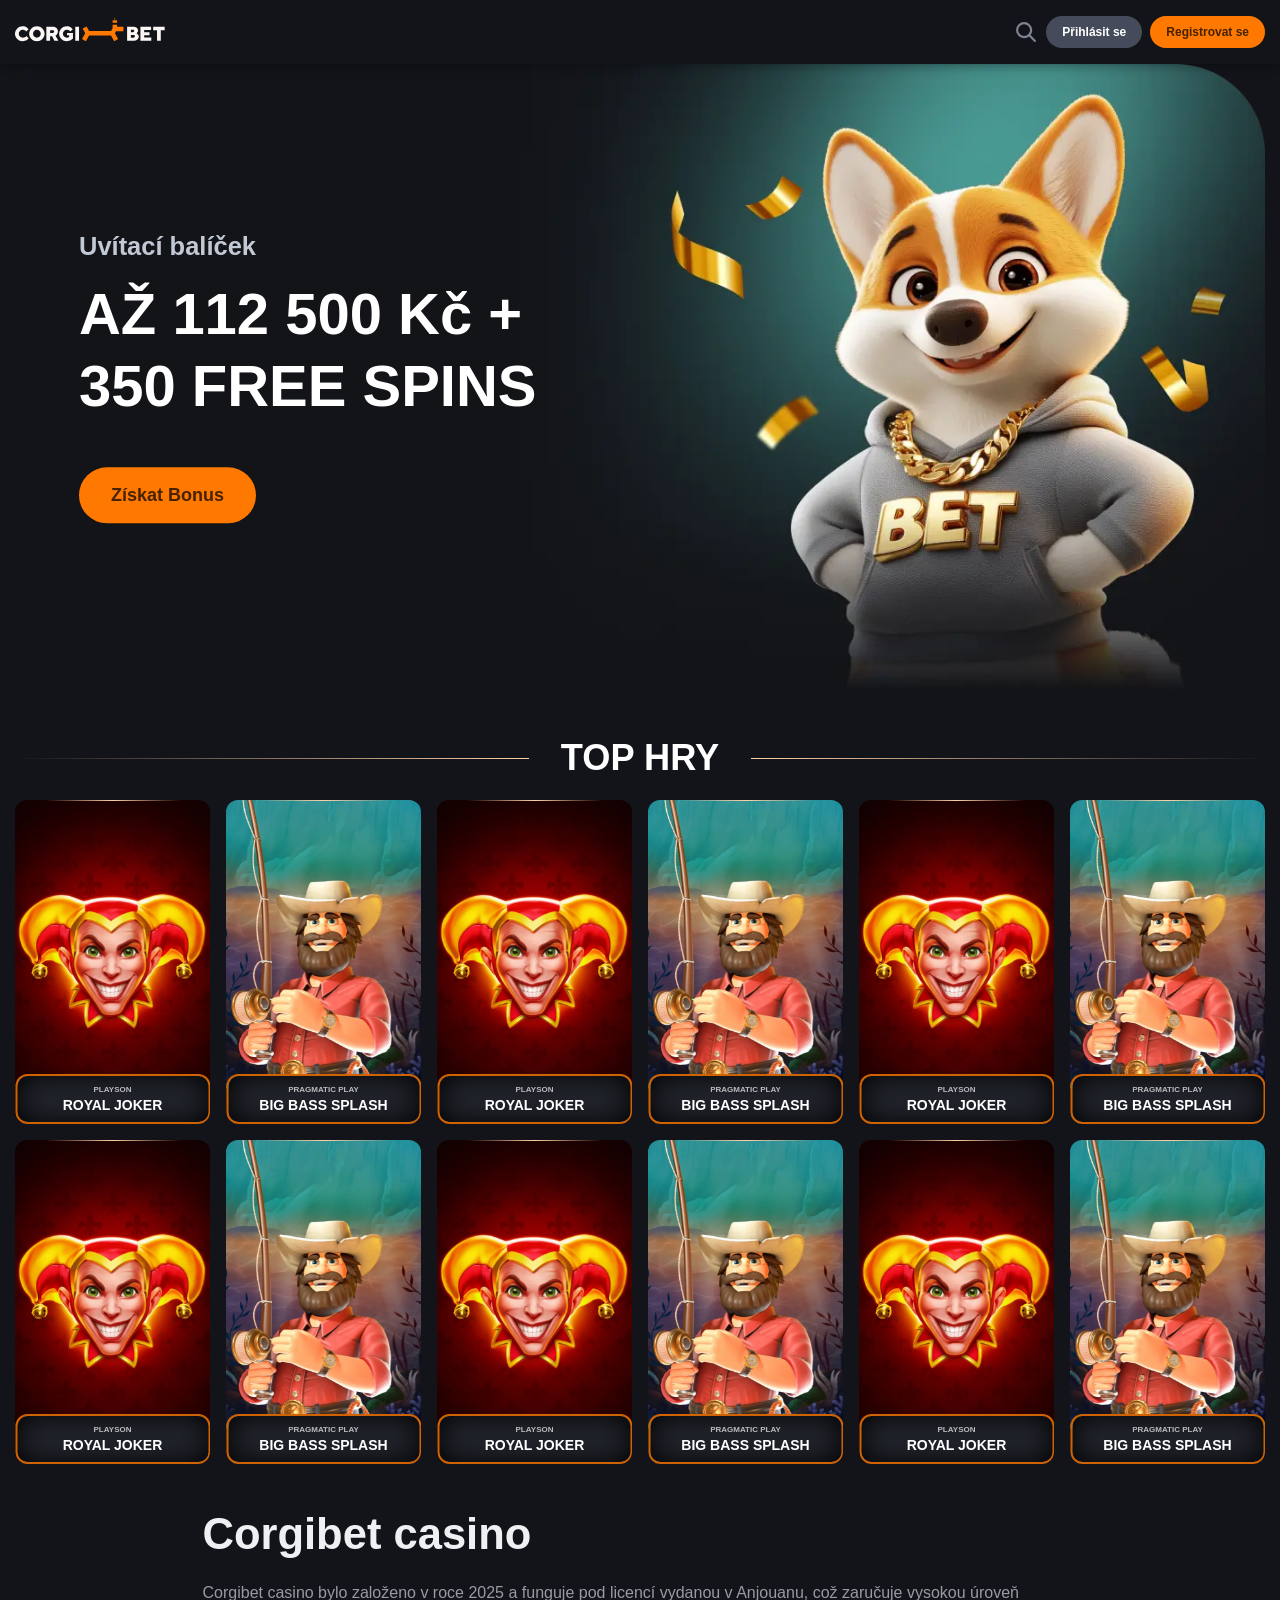
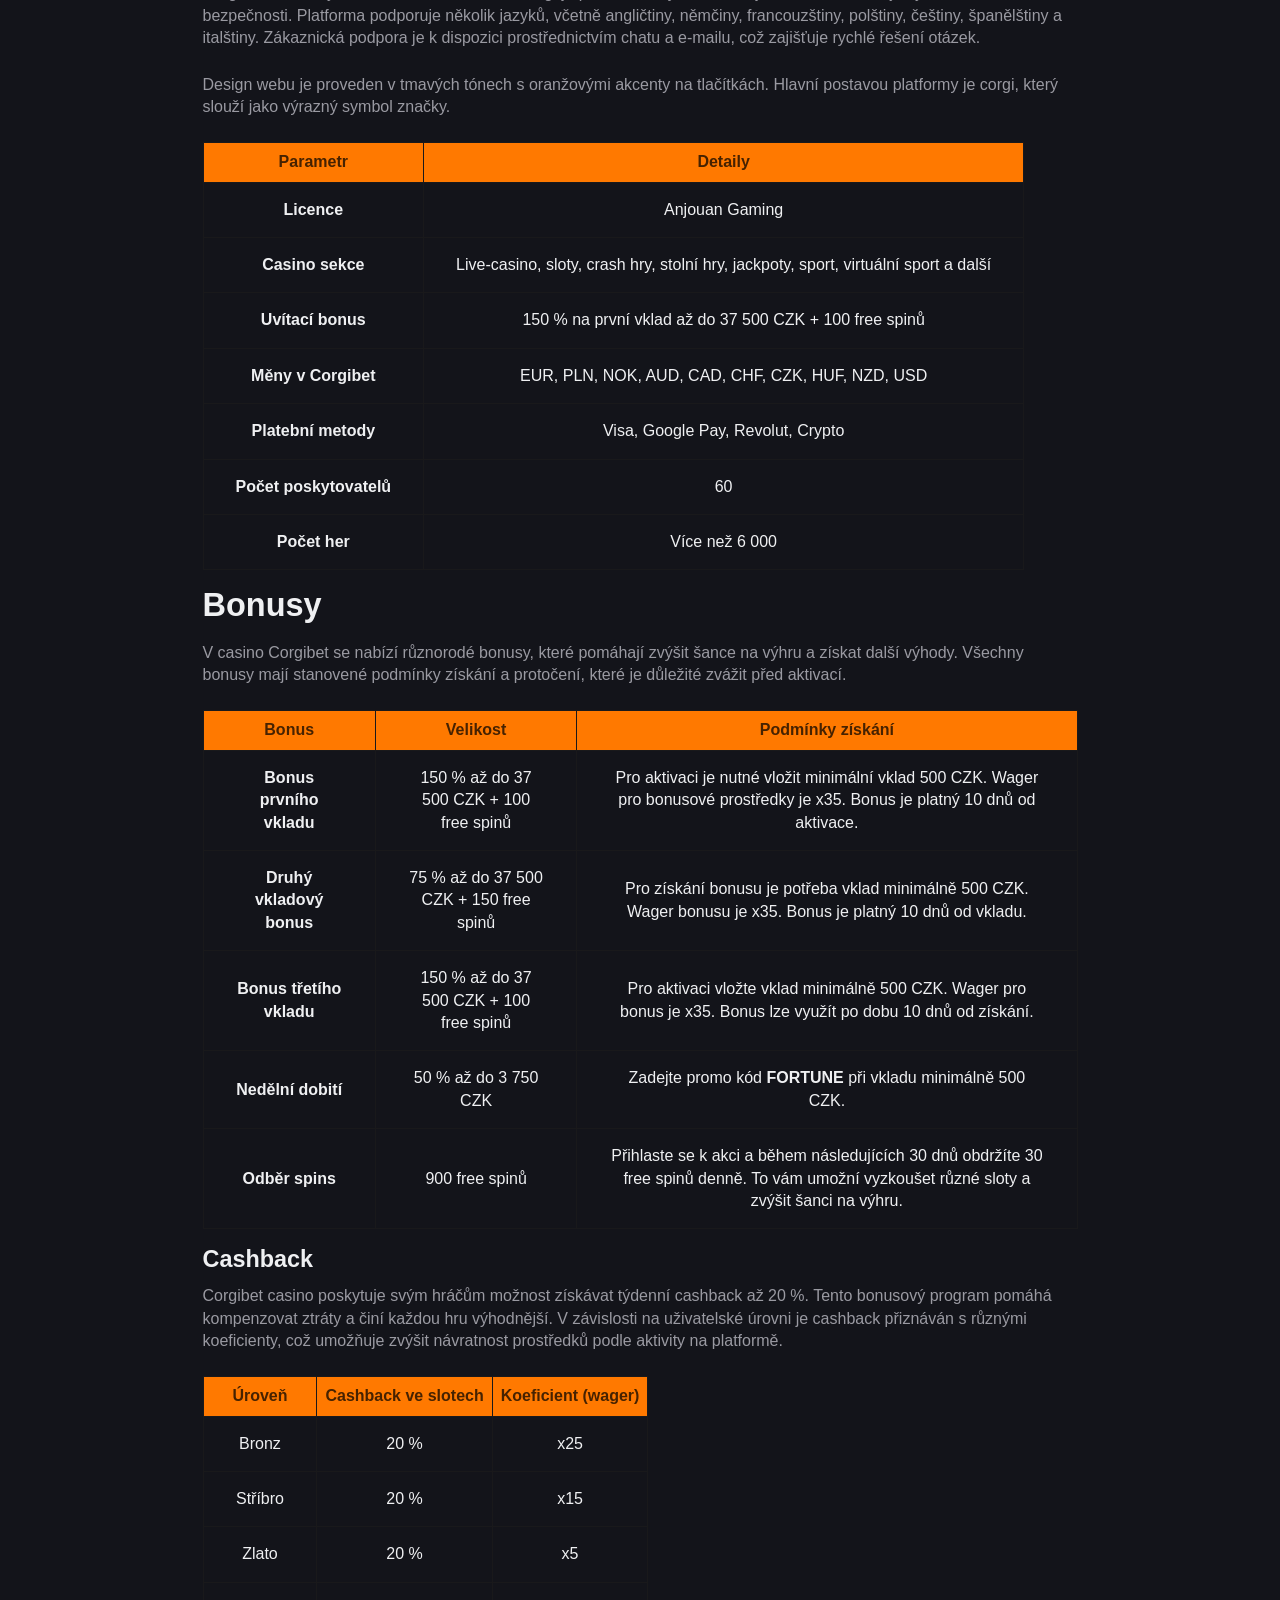
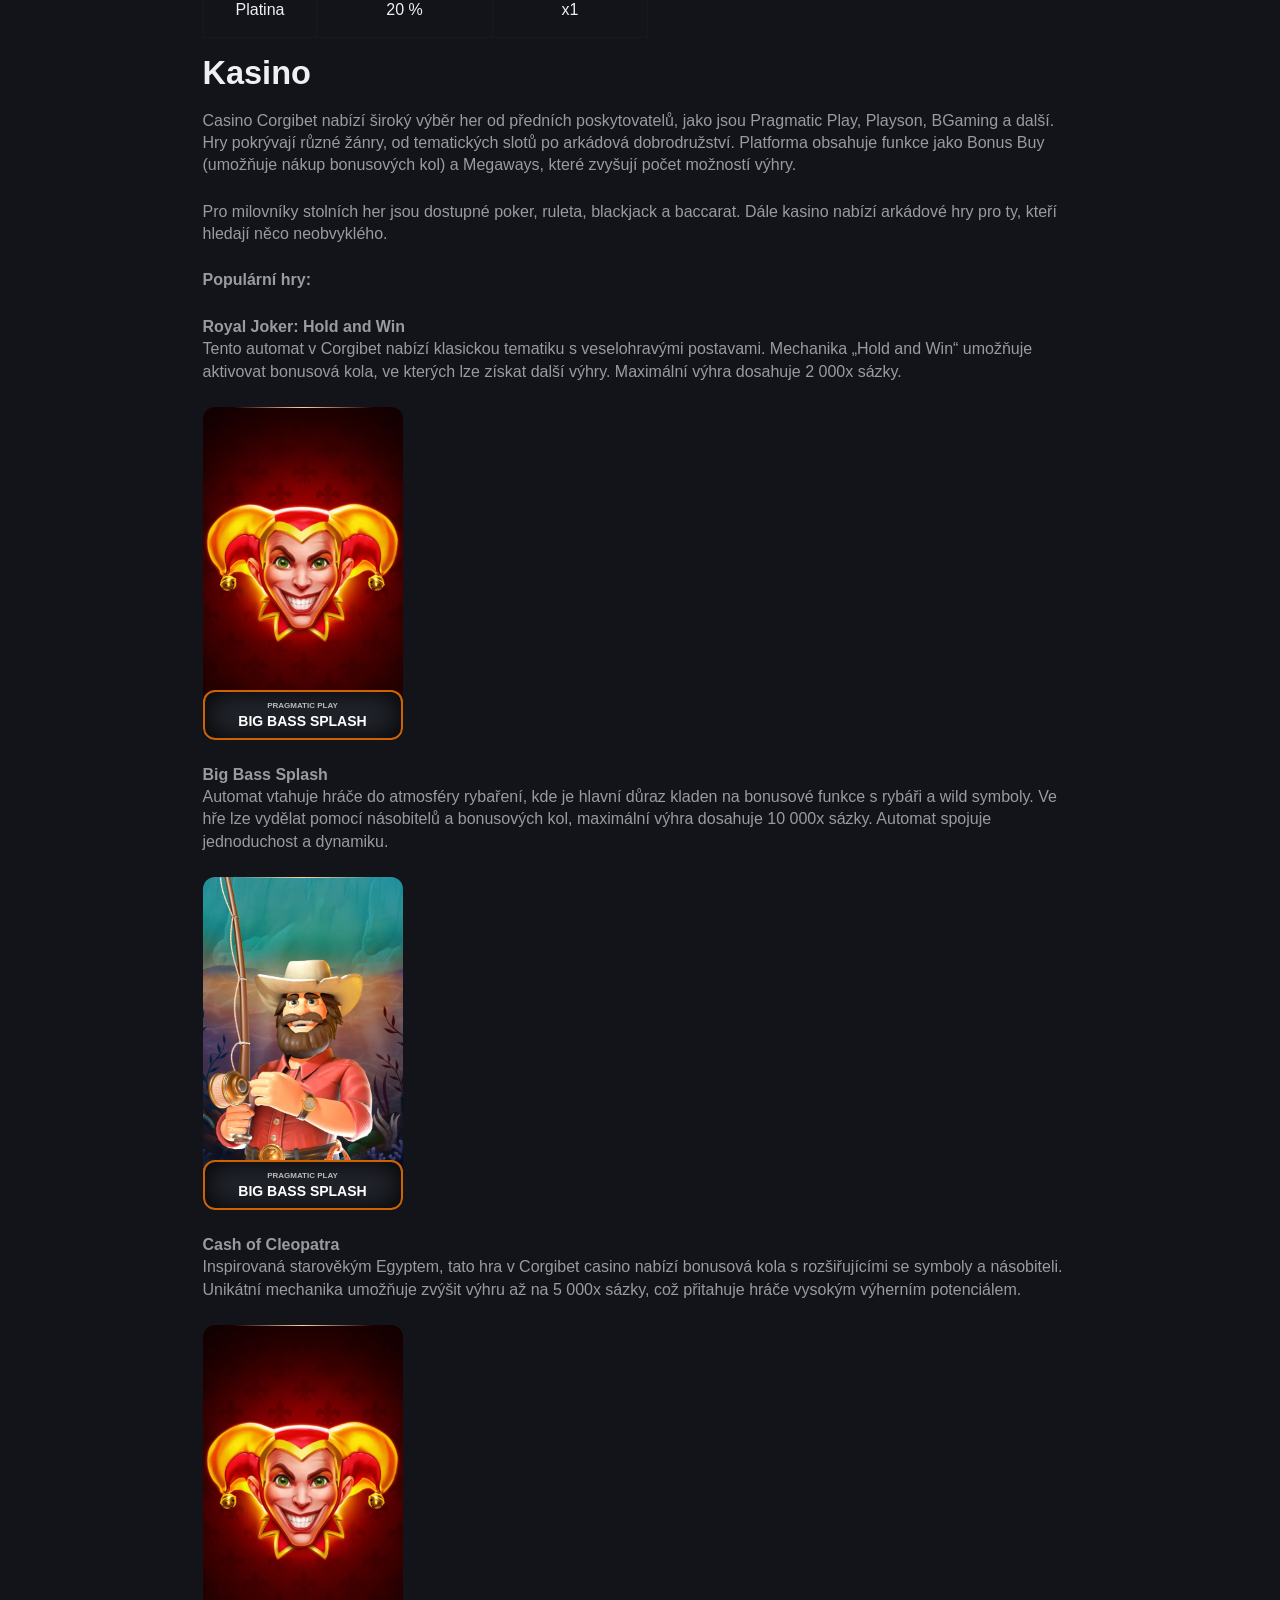
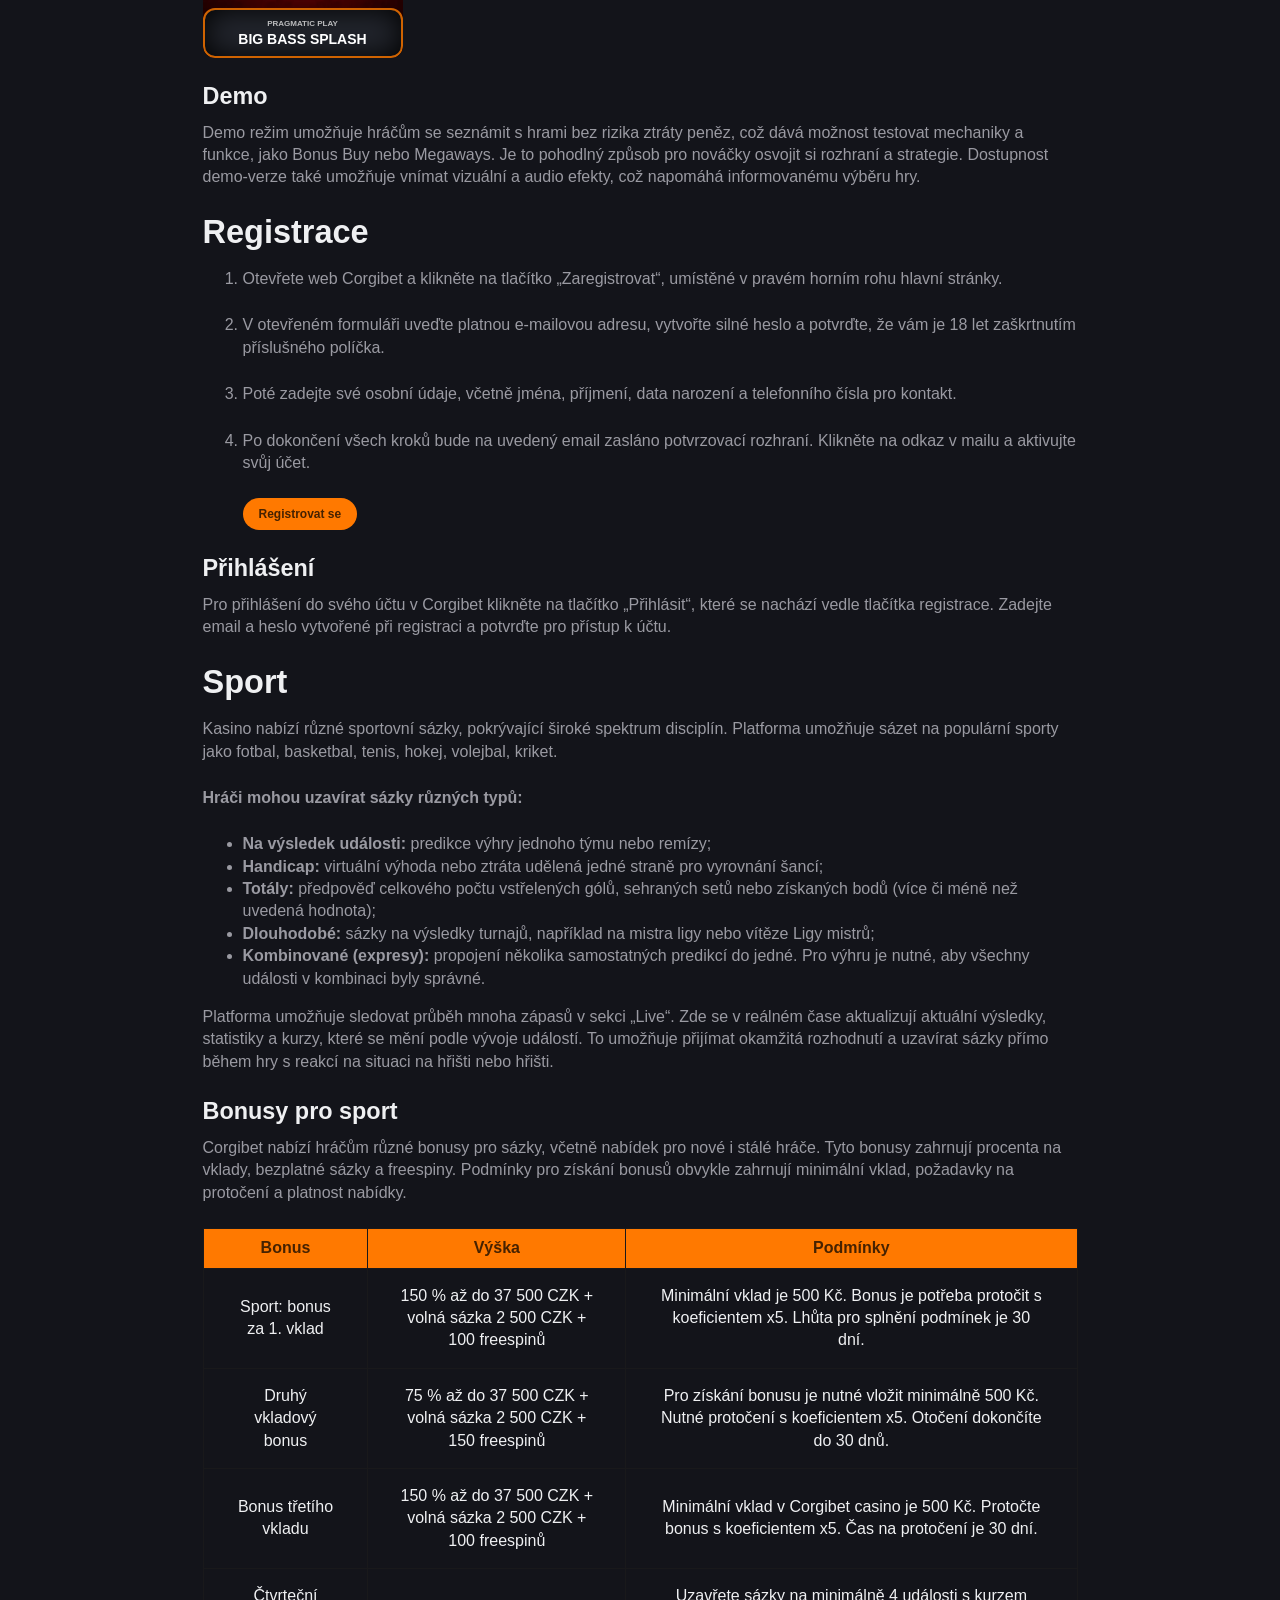
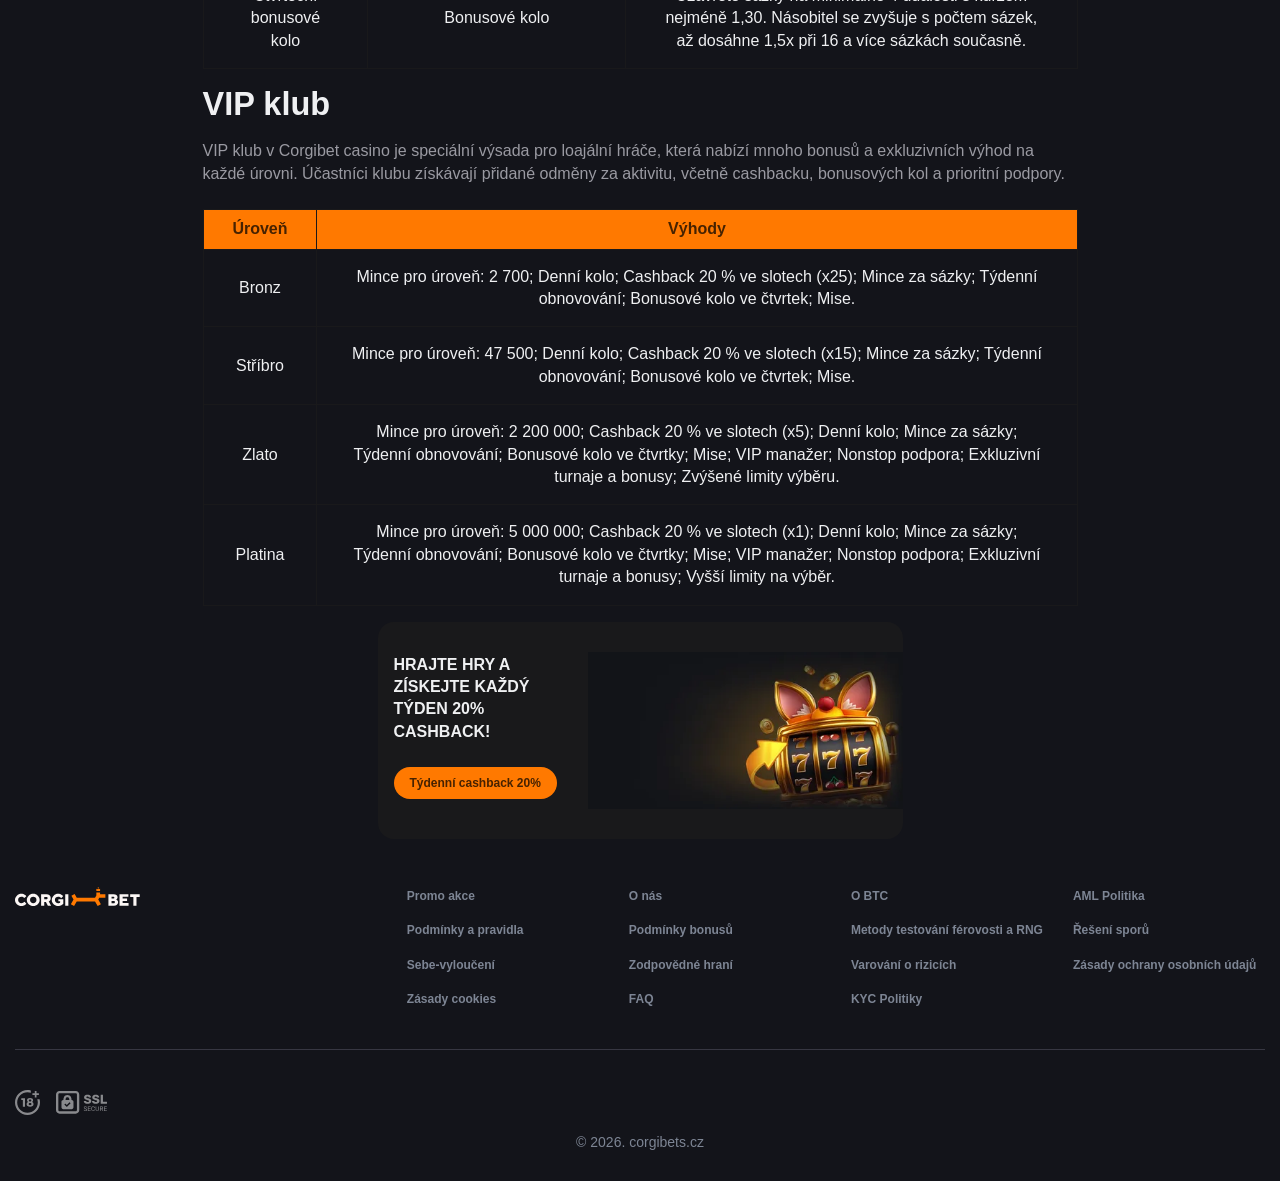
<file: index.html>
<!DOCTYPE html>
<html lang="cs">

<head>
	<meta charset="UTF-8">
	<meta name="viewport" content="width=device-width, initial-scale=1.0">
	<meta name="robots" content="noindex, nofollow">
	<meta name="description"
		content=" Corgibet casino v Česku — automaty, live casino a sport. Uvítací bonus až 37 500 CZK + 100 volných zatočení pro nové hráče.">
	<title>Corgibet Oficiální stránky kasina ᐉ Corgibet Přihlášení</title>
	<link rel="icon" href="images/favicon.svg">
	<link rel="apple-touch-icon" href="images/favicon.png">
	<link rel="stylesheet" href="css/styles.css">
	<link rel="preload" as="image" href="images/welcome-banner-desktop.webp">
	<link rel="alternate" href="https://corgibets.cz/" hreflang="cs">
	<link rel="alternate" href="https://corgibets.cz/cs-cs/" hreflang="cs-cs">
	<link rel="canonical" href="https://corgibets.cz/cs-cs/">
</head>

<body>
	<div class="wrapper">
		<header class="header">
			<div class="container">
				<a class="header__logo" href="/">
					<img src="images/logo.svg" alt="corgibet logo" width="150" height="31">
				</a>
				<div class="header__buttons">
					<a href="go" rel="nofollow" class="header__button_search" aria-label="Search"><svg
							xmlns="http://www.w3.org/2000/svg" viewBox="0 0 24 24" fill="none">
							<g>
								<path xmlns="http://www.w3.org/2000/svg"
									d="M10.111 2a8.114 8.114 0 0 1 8.112 8.111c0 1.85-.617 3.558-1.666 4.921l5.127 5.126a1.077 1.077 0 0 1 0 1.525c-.39.39-1.006.422-1.428.087l-.097-.087-5.127-5.126a8.04 8.04 0 0 1-4.92 1.665A8.114 8.114 0 0 1 2 10.112 8.114 8.114 0 0 1 10.111 2m0 2.163a5.945 5.945 0 0 0-5.948 5.948 5.945 5.945 0 0 0 5.948 5.948 5.945 5.945 0 0 0 5.949-5.948 5.945 5.945 0 0 0-5.949-5.948"
									fill="currentColor"></path>
							</g>
						</svg></a>
					<a href="go" rel="nofollow" class="header__button btn">Přihlásit se</a>
					<a href="go" rel="nofollow" class="header__button btn btn-orange">Registrovat se</a>
				</div>
			</div>
		</header><!-- /.header -->
		<main class="main">
			<section class="hero">
				<div class="container">
					<div class="hero__body">
						<picture class="hero__image">
							<img src="images/welcome-banner-desktop.webp" alt="přihlášení do Corgibet"
								fetchpriority="high">
						</picture>
						<div class="hero__content">
							<p class="hero__content_text">Uvítací balíček</p>
							<h2 class="hero__content_title">AŽ 112 500 Kč + 350 FREE SPINS</h2>
							<a href="go" rel="nofollow" class="hero__content_link btn btn-orange">Získat Bonus</a>
						</div>
					</div>
				</div>
			</section> <!-- /.hero -->
			<section class="gallery">
				<div class="container">
					<div class="gallery__body">
						<div class="gallery__head">
							<h2 class="gallery__title">Top hry</h2>
						</div>
						<div class="gallery__content">
							<a href="go" rel="nofollow" class="gallery__content_item">
								<span class="gallery__item_image">
									<img src="images/card_img_1.webp" alt="Royal Joker" loading="lazy" width="215"
										height="286">
								</span>
								<span class="gallery__item_info">
									<span class="gallery_item_subtitle">Playson</span>
									<span class="gallery_item_title">Royal Joker</span>
								</span>
							</a>
							<a href="go" rel="nofollow" class="gallery__content_item">
								<span class="gallery__item_image">
									<img src="images/card_img_2.webp" alt="Big Bass Splash" loading="lazy" width="215"
										height="286">
								</span>
								<span class="gallery__item_info">
									<span class="gallery_item_subtitle">Pragmatic Play</span>
									<span class="gallery_item_title">Big Bass Splash</span>
								</span>
							</a>
							<a href="go" rel="nofollow" class="gallery__content_item">
								<span class="gallery__item_image">
									<img src="images/card_img_1.webp" alt="Royal Joker" loading="lazy" width="215"
										height="286">
								</span>
								<span class="gallery__item_info">
									<span class="gallery_item_subtitle">Playson</span>
									<span class="gallery_item_title">Royal Joker</span>
								</span>
							</a>
							<a href="go" rel="nofollow" class="gallery__content_item">
								<span class="gallery__item_image">
									<img src="images/card_img_2.webp" alt="Big Bass Splash" loading="lazy" width="215"
										height="286">
								</span>
								<span class="gallery__item_info">
									<span class="gallery_item_subtitle">Pragmatic Play</span>
									<span class="gallery_item_title">Big Bass Splash</span>
								</span>
							</a>
							<a href="go" rel="nofollow" class="gallery__content_item">
								<span class="gallery__item_image">
									<img src="images/card_img_1.webp" alt="Royal Joker" loading="lazy" width="215"
										height="286">
								</span>
								<span class="gallery__item_info">
									<span class="gallery_item_subtitle">Playson</span>
									<span class="gallery_item_title">Royal Joker</span>
								</span>
							</a>
							<a href="go" rel="nofollow" class="gallery__content_item">
								<span class="gallery__item_image">
									<img src="images/card_img_2.webp" alt="Big Bass Splash" loading="lazy" width="215"
										height="286">
								</span>
								<span class="gallery__item_info">
									<span class="gallery_item_subtitle">Pragmatic Play</span>
									<span class="gallery_item_title">Big Bass Splash</span>
								</span>
							</a>
							<a href="go" rel="nofollow" class="gallery__content_item">
								<span class="gallery__item_image">
									<img src="images/card_img_1.webp" alt="Royal Joker" loading="lazy" width="215"
										height="286">
								</span>
								<span class="gallery__item_info">
									<span class="gallery_item_subtitle">Playson</span>
									<span class="gallery_item_title">Royal Joker</span>
								</span>
							</a>
							<a href="go" rel="nofollow" class="gallery__content_item">
								<span class="gallery__item_image">
									<img src="images/card_img_2.webp" alt="Big Bass Splash" loading="lazy" width="215"
										height="286">
								</span>
								<span class="gallery__item_info">
									<span class="gallery_item_subtitle">Pragmatic Play</span>
									<span class="gallery_item_title">Big Bass Splash</span>
								</span>
							</a>
							<a href="go" rel="nofollow" class="gallery__content_item">
								<span class="gallery__item_image">
									<img src="images/card_img_1.webp" alt="Royal Joker" loading="lazy" width="215"
										height="286">
								</span>
								<span class="gallery__item_info">
									<span class="gallery_item_subtitle">Playson</span>
									<span class="gallery_item_title">Royal Joker</span>
								</span>
							</a>
							<a href="go" rel="nofollow" class="gallery__content_item">
								<span class="gallery__item_image">
									<img src="images/card_img_2.webp" alt="Big Bass Splash" loading="lazy" width="215"
										height="286">
								</span>
								<span class="gallery__item_info">
									<span class="gallery_item_subtitle">Pragmatic Play</span>
									<span class="gallery_item_title">Big Bass Splash</span>
								</span>
							</a>
							<a href="go" rel="nofollow" class="gallery__content_item">
								<span class="gallery__item_image">
									<img src="images/card_img_1.webp" alt="Royal Joker" loading="lazy" width="215"
										height="286">
								</span>
								<span class="gallery__item_info">
									<span class="gallery_item_subtitle">Playson</span>
									<span class="gallery_item_title">Royal Joker</span>
								</span>
							</a>
							<a href="go" rel="nofollow" class="gallery__content_item">
								<span class="gallery__item_image">
									<img src="images/card_img_2.webp" alt="Big Bass Splash" loading="lazy" width="215"
										height="286">
								</span>
								<span class="gallery__item_info">
									<span class="gallery_item_subtitle">Pragmatic Play</span>
									<span class="gallery_item_title">Big Bass Splash</span>
								</span>
							</a>
						</div> <!-- /.gallery__contenr -->
					</div> <!-- /.gallery__body -->
				</div> <!-- /.container -->
			</section> <!-- /.gallery -->
			<section class="seo__content">
				<div class="container">
					<div class="seo__content_inner">
						<h1>Corgibet casino</h1>
						<p>Corgibet casino bylo založeno v roce 2025 a funguje pod licencí vydanou v Anjouanu, což
							zaručuje vysokou úroveň
							bezpečnosti. Platforma podporuje několik jazyků, včetně angličtiny, němčiny, francouzštiny,
							polštiny, češtiny,
							španělštiny a italštiny. Zákaznická podpora je k dispozici prostřednictvím chatu a e‑mailu,
							což zajišťuje rychlé
							řešení otázek.</p>
						<p>Design webu je proveden v tmavých tónech s oranžovými akcenty na tlačítkách. Hlavní postavou
							platformy je corgi,
							který slouží jako výrazný symbol značky.</p>
						<div class="table-wrap">
							<table>
								<thead>
									<tr>
										<th>Parametr</th>
										<th>Detaily</th>
									</tr>
								</thead>
								<tbody>
									<tr>
										<td><strong>Licence</strong></td>
										<td>Anjouan Gaming</td>
									</tr>
									<tr>
										<td><strong>Casino sekce</strong></td>
										<td>Live-casino, sloty, crash hry, stolní hry, jackpoty, sport, virtuální sport
											a další</td>
									</tr>
									<tr>
										<td><strong>Uvítací bonus</strong></td>
										<td>150 % na první vklad až do 37 500 CZK + 100 free spinů</td>
									</tr>
									<tr>
										<td><strong>Měny v Corgibet</strong></td>
										<td>EUR, PLN, NOK, AUD, CAD, CHF, CZK, HUF, NZD, USD</td>
									</tr>
									<tr>
										<td><strong>Platební metody</strong></td>
										<td>Visa, Google Pay, Revolut, Crypto</td>
									</tr>
									<tr>
										<td><strong>Počet poskytovatelů</strong></td>
										<td>60</td>
									</tr>
									<tr>
										<td><strong>Počet her</strong></td>
										<td>Více než 6 000</td>
									</tr>
								</tbody>
							</table>
						</div>
						<h2>Bonusy</h2>
						<p>V casino Corgibet se nabízí různorodé bonusy, které pomáhají zvýšit šance na výhru a získat
							další výhody. Všechny
							bonusy mají stanovené podmínky získání a protočení, které je důležité zvážit před aktivací.
						</p>
						<div class="table-wrap">
							<table>
								<thead>
									<tr>
										<th>Bonus</th>
										<th>Velikost</th>
										<th>Podmínky získání</th>
									</tr>
								</thead>
								<tbody>
									<tr>
										<td><strong>Bonus prvního vkladu</strong></td>
										<td>150 % až do 37 500 CZK + 100 free spinů</td>
										<td>Pro aktivaci je nutné vložit minimální vklad 500 CZK. Wager pro bonusové
											prostředky je x35.
											Bonus je platný 10 dnů od aktivace.</td>
									</tr>
									<tr>
										<td><strong>Druhý vkladový bonus</strong></td>
										<td>75 % až do 37 500 CZK + 150 free spinů</td>
										<td>Pro získání bonusu je potřeba vklad minimálně 500 CZK. Wager bonusu je x35.
											Bonus je platný 10
											dnů od vkladu.</td>
									</tr>
									<tr>
										<td><strong>Bonus třetího vkladu</strong></td>
										<td>150 % až do 37 500 CZK + 100 free spinů</td>
										<td>Pro aktivaci vložte vklad minimálně 500 CZK. Wager pro bonus je x35. Bonus
											lze využít po dobu 10
											dnů od získání.</td>
									</tr>
									<tr>
										<td><strong>Nedělní dobití</strong></td>
										<td>50 % až do 3 750 CZK</td>
										<td>Zadejte promo kód <strong>FORTUNE</strong> při vkladu minimálně 500 CZK.
										</td>
									</tr>
									<tr>
										<td><strong>Odběr spins</strong></td>
										<td>900 free spinů</td>
										<td>Přihlaste se k akci a během následujících 30 dnů obdržíte 30 free spinů
											denně. To vám umožní
											vyzkoušet různé sloty a zvýšit šanci na výhru.</td>
									</tr>
								</tbody>
							</table>
						</div>
						<h3>Cashback</h3>
						<p>Corgibet casino poskytuje svým hráčům možnost získávat týdenní cashback až 20 %. Tento
							bonusový program pomáhá
							kompenzovat ztráty a činí každou hru výhodnější. V závislosti na uživatelské úrovni je
							cashback přiznáván s
							různými koeficienty, což umožňuje zvýšit návratnost prostředků podle aktivity na platformě.
						</p>
						<div class="table-wrap">
							<table>
								<thead>
									<tr>
										<th>Úroveň</th>
										<th>Cashback ve slotech</th>
										<th>Koeficient (wager)</th>
									</tr>
								</thead>
								<tbody>
									<tr>
										<td>Bronz</td>
										<td>20 %</td>
										<td>x25</td>
									</tr>
									<tr>
										<td>Stříbro</td>
										<td>20 %</td>
										<td>x15</td>
									</tr>
									<tr>
										<td>Zlato</td>
										<td>20 %</td>
										<td>x5</td>
									</tr>
									<tr>
										<td>Platina</td>
										<td>20 %</td>
										<td>x1</td>
									</tr>
								</tbody>
							</table>
						</div>
						<h2>Kasino</h2>
						<p>Casino Corgibet nabízí široký výběr her od předních poskytovatelů, jako jsou Pragmatic Play,
							Playson, BGaming a
							další. Hry pokrývají různé žánry, od tematických slotů po arkádová dobrodružství. Platforma
							obsahuje funkce jako
							Bonus Buy (umožňuje nákup bonusových kol) a Megaways, které zvyšují počet možností výhry.
						</p>
						<p>Pro milovníky stolních her jsou dostupné poker, ruleta, blackjack a baccarat. Dále kasino
							nabízí arkádové hry pro
							ty, kteří hledají něco neobvyklého.</p>
						<p><strong>Populární hry:</strong></p>
						<p><strong>Royal Joker: Hold and Win</strong><br>Tento automat v Corgibet nabízí klasickou
							tematiku s veselohravými
							postavami. Mechanika „Hold and Win“ umožňuje aktivovat bonusová kola, ve kterých lze získat
							další výhry.
							Maximální výhra dosahuje 2 000x sázky.</p>
						<p>
							<a href="go" rel="nofollow" class="gallery__content_item">
								<span class="gallery__item_image">
									<img src="images/card_img_1.webp" alt="Big Bass Splash" loading="lazy" width="215"
										height="286">
								</span>
								<span class="gallery__item_info">
									<span class="gallery_item_subtitle">Pragmatic Play</span>
									<span class="gallery_item_title">Big Bass Splash</span>
								</span>
							</a>
						</p>
						<p><strong>Big Bass Splash</strong><br>Automat vtahuje hráče do atmosféry rybaření, kde je
							hlavní důraz kladen na
							bonusové funkce s rybáři a wild symboly. Ve hře lze vydělat pomocí násobitelů a bonusových
							kol, maximální výhra
							dosahuje 10 000x sázky. Automat spojuje jednoduchost a dynamiku.</p>
						<p>
							<a href="go" rel="nofollow" class="gallery__content_item">
								<span class="gallery__item_image">
									<img src="images/card_img_2.webp" alt="Big Bass Splash" loading="lazy" width="215"
										height="286">
								</span>
								<span class="gallery__item_info">
									<span class="gallery_item_subtitle">Pragmatic Play</span>
									<span class="gallery_item_title">Big Bass Splash</span>
								</span>
							</a>
						</p>
						<p><strong>Cash of Cleopatra</strong><br>Inspirovaná starověkým Egyptem, tato hra v Corgibet
							casino nabízí bonusová
							kola s rozšiřujícími se symboly a násobiteli. Unikátní mechanika umožňuje zvýšit výhru až na
							5 000x sázky, což
							přitahuje hráče vysokým výherním potenciálem.</p>
						<p>
							<a href="go" rel="nofollow" class="gallery__content_item">
								<span class="gallery__item_image">
									<img src="images/card_img_1.webp" alt="Big Bass Splash" loading="lazy" width="215"
										height="286">
								</span>
								<span class="gallery__item_info">
									<span class="gallery_item_subtitle">Pragmatic Play</span>
									<span class="gallery_item_title">Big Bass Splash</span>
								</span>
							</a>
						</p>
						<h3>Demo</h3>
						<p>Demo režim umožňuje hráčům se seznámit s hrami bez rizika ztráty peněz, což dává možnost
							testovat mechaniky a
							funkce, jako Bonus Buy nebo Megaways. Je to pohodlný způsob pro nováčky osvojit si rozhraní
							a strategie.
							Dostupnost demo-verze také umožňuje vnímat vizuální a audio efekty, což napomáhá
							informovanému výběru hry.</p>
						<h2>Registrace</h2>
						<ol>
							<li>
								<p>Otevřete web Corgibet a klikněte na tlačítko „Zaregistrovat“, umístěné v pravém
									horním rohu hlavní
									stránky.</p>
							</li>
							<li>
								<p>V otevřeném formuláři uveďte platnou e‑mailovou adresu, vytvořte silné heslo a
									potvrďte, že vám je 18 let
									zaškrtnutím příslušného políčka.</p>
							</li>
							<li>
								<p>Poté zadejte své osobní údaje, včetně jména, příjmení, data narození a telefonního
									čísla pro kontakt.</p>
							</li>
							<li>
								<p>Po dokončení všech kroků bude na uvedený email zasláno potvrzovací rozhraní. Klikněte
									na odkaz v mailu a
									aktivujte svůj účet.</p>
								<p>
									<a class="btn btn-orange" href="go" rel="nofollow">Registrovat se</a>
								</p>
							</li>
						</ol>
						<h3>Přihlášení</h3>
						<p>Pro přihlášení do svého účtu v Corgibet klikněte na tlačítko „Přihlásit“, které se nachází
							vedle tlačítka
							registrace. Zadejte email a heslo vytvořené při registraci a potvrďte pro přístup k účtu.
						</p>
						<h2>Sport</h2>
						<p>Kasino nabízí různé sportovní sázky, pokrývající široké spektrum disciplín. Platforma
							umožňuje sázet na populární
							sporty jako fotbal, basketbal, tenis, hokej, volejbal, kriket.</p>
						<p><strong>Hráči mohou uzavírat sázky různých typů:</strong></p>
						<ul>
							<li><strong>Na výsledek události:</strong> predikce výhry jednoho týmu nebo remízy;</li>
							<li><strong>Handicap:</strong> virtuální výhoda nebo ztráta udělená jedné straně pro
								vyrovnání šancí;</li>
							<li><strong>Totály:</strong> předpověď celkového počtu vstřelených gólů, sehraných setů nebo
								získaných bodů
								(více či méně než uvedená hodnota);</li>
							<li><strong>Dlouhodobé:</strong> sázky na výsledky turnajů, například na mistra ligy nebo
								vítěze Ligy mistrů;
							</li>
							<li><strong>Kombinované (expresy):</strong> propojení několika samostatných predikcí do
								jedné. Pro výhru je
								nutné, aby všechny události v kombinaci byly správné.</li>
						</ul>
						<p>Platforma umožňuje sledovat průběh mnoha zápasů v sekci „Live“. Zde se v reálném čase
							aktualizují aktuální
							výsledky, statistiky a kurzy, které se mění podle vývoje událostí. To umožňuje přijímat
							okamžitá rozhodnutí a
							uzavírat sázky přímo během hry s reakcí na situaci na hřišti nebo hřišti.</p>
						<h3>Bonusy pro sport</h3>
						<p>Corgibet nabízí hráčům různé bonusy pro sázky, včetně nabídek pro nové i stálé hráče. Tyto
							bonusy zahrnují
							procenta na vklady, bezplatné sázky a freespiny. Podmínky pro získání bonusů obvykle
							zahrnují minimální vklad,
							požadavky na protočení a platnost nabídky.</p>
						<div class="table-wrap">
							<table>
								<thead>
									<tr>
										<th>Bonus</th>
										<th>Výška</th>
										<th>Podmínky</th>
									</tr>
								</thead>
								<tbody>
									<tr>
										<td>Sport: bonus za 1. vklad</td>
										<td>150 % až do 37 500 CZK + volná sázka 2 500 CZK + 100 freespinů</td>
										<td>Minimální vklad je 500 Kč. Bonus je potřeba protočit s koeficientem x5.
											Lhůta pro splnění
											podmínek je 30 dní.</td>
									</tr>
									<tr>
										<td>Druhý vkladový bonus</td>
										<td>75 % až do 37 500 CZK + volná sázka 2 500 CZK + 150 freespinů</td>
										<td>Pro získání bonusu je nutné vložit minimálně 500 Kč. Nutné protočení s
											koeficientem x5. Otočení
											dokončíte do 30 dnů.</td>
									</tr>
									<tr>
										<td>Bonus třetího vkladu</td>
										<td>150 % až do 37 500 CZK + volná sázka 2 500 CZK + 100 freespinů</td>
										<td>Minimální vklad v Corgibet casino je 500 Kč. Protočte bonus s koeficientem
											x5. Čas na protočení
											je 30 dní.</td>
									</tr>
									<tr>
										<td>Čtvrteční bonusové kolo</td>
										<td>Bonusové kolo</td>
										<td>Uzavřete sázky na minimálně 4 události s kurzem nejméně 1,30. Násobitel se
											zvyšuje s počtem
											sázek, až dosáhne 1,5x při 16 a více sázkách současně.</td>
									</tr>
								</tbody>
							</table>
						</div>
						<h2>VIP klub</h2>
						<p>VIP klub v Corgibet casino je speciální výsada pro loajální hráče, která nabízí mnoho bonusů
							a exkluzivních výhod
							na každé úrovni. Účastníci klubu získávají přidané odměny za aktivitu, včetně cashbacku,
							bonusových kol a
							prioritní podpory.</p>
						<div class="table-wrap">
							<table>
								<thead>
									<tr>
										<th>Úroveň</th>
										<th>Výhody</th>
									</tr>
								</thead>
								<tbody>
									<tr>
										<td>Bronz</td>
										<td>Mince pro úroveň: 2 700; Denní kolo; Cashback 20 % ve slotech (x25); Mince
											za sázky; Týdenní
											obnovování; Bonusové kolo ve čtvrtek; Mise.</td>
									</tr>
									<tr>
										<td>Stříbro</td>
										<td>Mince pro úroveň: 47 500; Denní kolo; Cashback 20 % ve slotech (x15); Mince
											za sázky; Týdenní
											obnovování; Bonusové kolo ve čtvrtek; Mise.</td>
									</tr>
									<tr>
										<td>Zlato</td>
										<td>Mince pro úroveň: 2 200 000; Cashback 20 % ve slotech (x5); Denní kolo;
											Mince za sázky; Týdenní
											obnovování; Bonusové kolo ve čtvrtky; Mise; VIP manažer; Nonstop podpora;
											Exkluzivní turnaje a
											bonusy; Zvýšené limity výběru.</td>
									</tr>
									<tr>
										<td>Platina</td>
										<td>Mince pro úroveň: 5 000 000; Cashback 20 % ve slotech (x1); Denní kolo;
											Mince za sázky; Týdenní
											obnovování; Bonusové kolo ve čtvrtky; Mise; VIP manažer; Nonstop podpora;
											Exkluzivní turnaje a
											bonusy; Vyšší limity na výběr.</td>
									</tr>
								</tbody>
							</table>
						</div>
						<div class="seo-bonus__wrap">
							<article class="seo-bonus">
								<img width="438" height="219" loading="lazy" src="images/seo_bonus_img.webp"
									alt=": HRAJTE HRY A ZÍSKEJTE KAŽDÝ TÝDEN 20% CASHBACK!" class="seo-bonus__cover">
								<div class="seo-bonus__inner">
									<div class="seo-bonus__content">
										<p class="seo-bonus__title">HRAJTE HRY A ZÍSKEJTE KAŽDÝ TÝDEN 20% CASHBACK!</p>
									</div>
									<p><a href="go" rel="nofollow" class="seo-bonus__cta btn btn-orange">Týdenní
											cashback 20%</a></p>
								</div>
							</article>
						</div>
					</div>
				</div>
			</section> <!-- /.seo__content -->
		</main> <!-- /.main -->
		<footer class="footer">
			<div class="container">
				<div class="footer__top">
					<a class="footer__logo" href="/">
						<img src="images/logo.svg" alt="corgibet logo" width="150" height="31">
					</a>
					<nav class="footer__nav">
						<a href="go" rel="nofollow" class="footer__nav_link">Promo akce</a>
						<a href="go" rel="nofollow" class="footer__nav_link">O nás</a>
						<a href="go" rel="nofollow" class="footer__nav_link">O BTC</a>
						<a href="go" rel="nofollow" class="footer__nav_link">AML Politika</a>
						<a href="go" rel="nofollow" class="footer__nav_link">Podmínky a pravidla</a>
						<a href="go" rel="nofollow" class="footer__nav_link">Podmínky bonusů</a>
						<a href="go" rel="nofollow" class="footer__nav_link">Metody testování férovosti a RNG</a>
						<a href="go" rel="nofollow" class="footer__nav_link">Řešení sporů</a>
						<a href="go" rel="nofollow" class="footer__nav_link">Sebe-vyloučení</a>
						<a href="go" rel="nofollow" class="footer__nav_link">Zodpovědné hraní</a>
						<a href="go" rel="nofollow" class="footer__nav_link">Varování o rizicích</a>
						<a href="go" rel="nofollow" class="footer__nav_link">Zásady ochrany osobních údajů</a>
						<a href="go" rel="nofollow" class="footer__nav_link">Zásady cookies</a>
						<a href="go" rel="nofollow" class="footer__nav_link">FAQ</a>
						<a href="go" rel="nofollow" class="footer__nav_link">KYC Politiky</a>
					</nav>
				</div>
				<div class="footer__bottom">
					<div class="footer__bottom_icons">
						<img src="images/footer_icon_1.svg" loading="lazy" width="25" height="25" alt="footer icon">
						<img src="images/footer_icon_2.svg" loading="lazy" width="51" height="22" alt="footer icon">
					</div>
					<div class="footer__bottom_copyright">© 2026. corgibets.cz</div>
				</div>
			</div> <!-- /.container -->
		</footer> <!-- /.footer -->
	</div> <!-- /.wrapper -->
	<script src="js/app.js"></script>
</body>

</html>
</file>
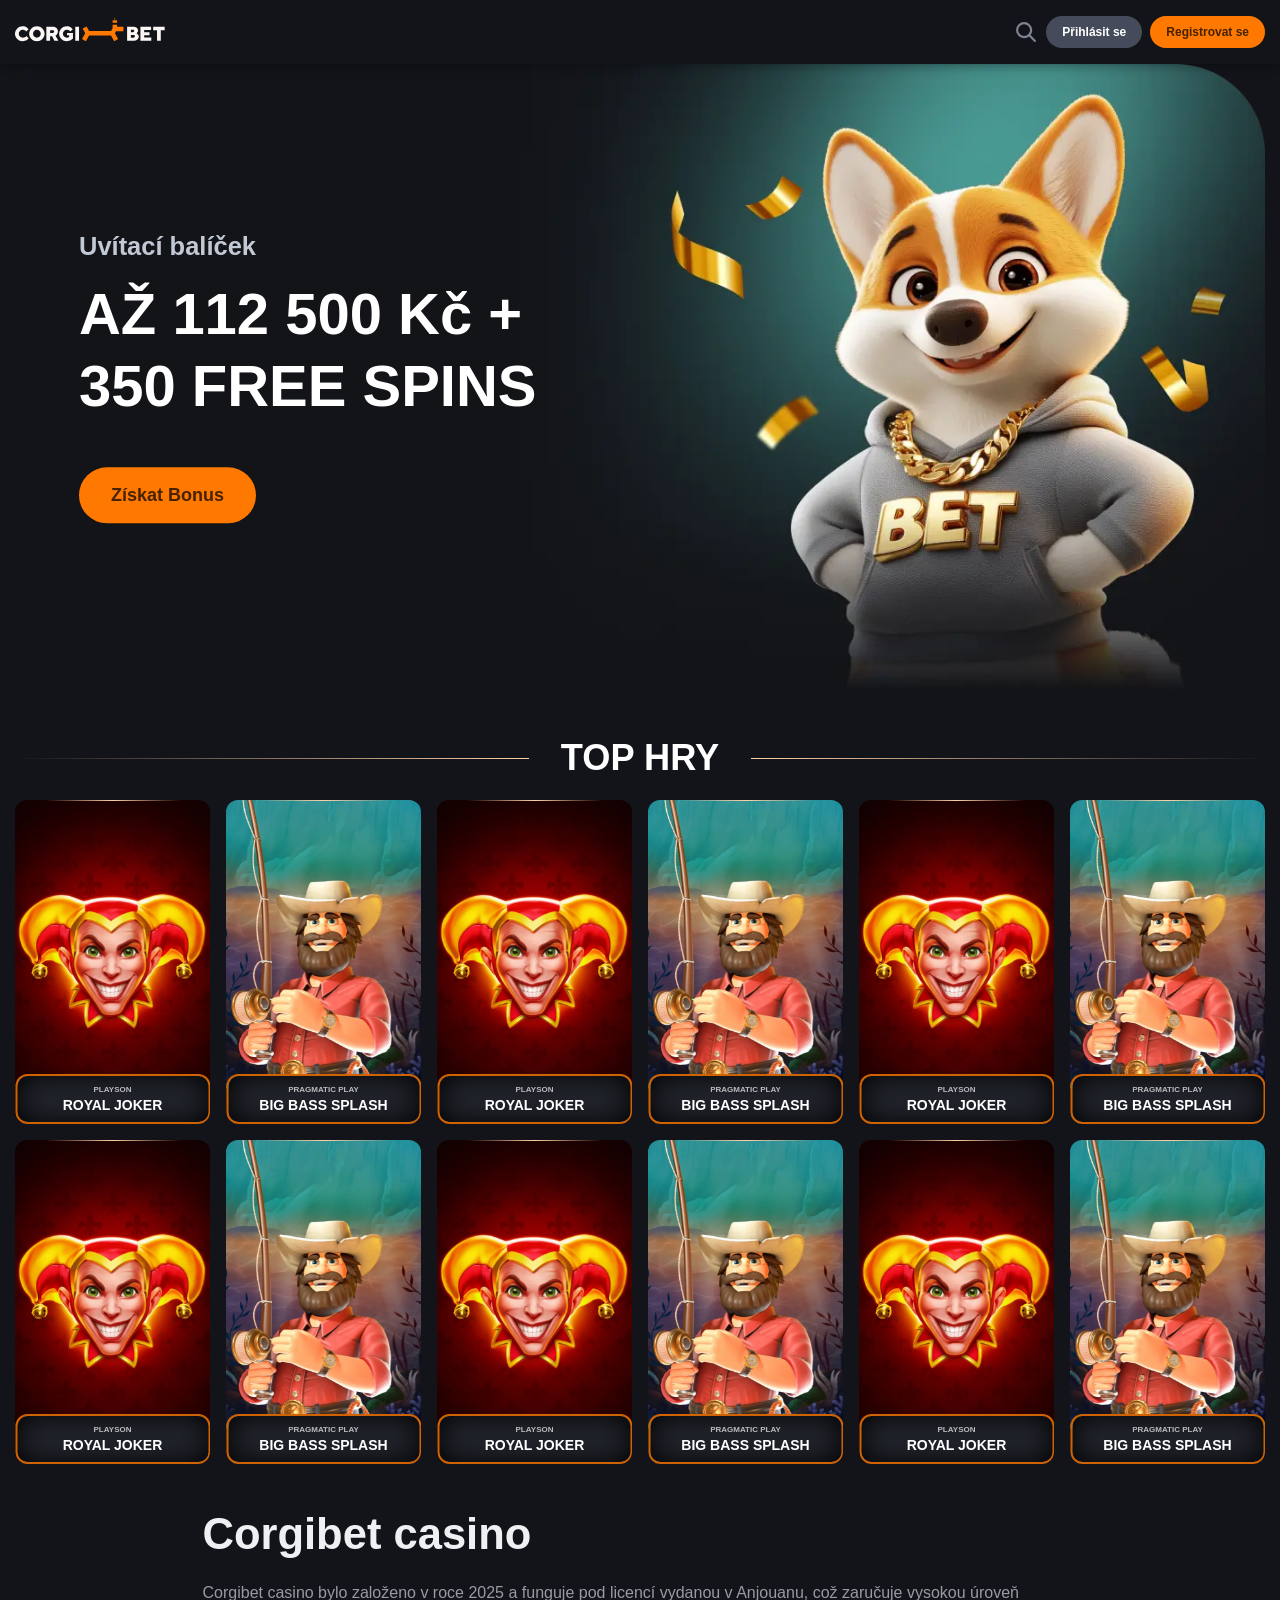
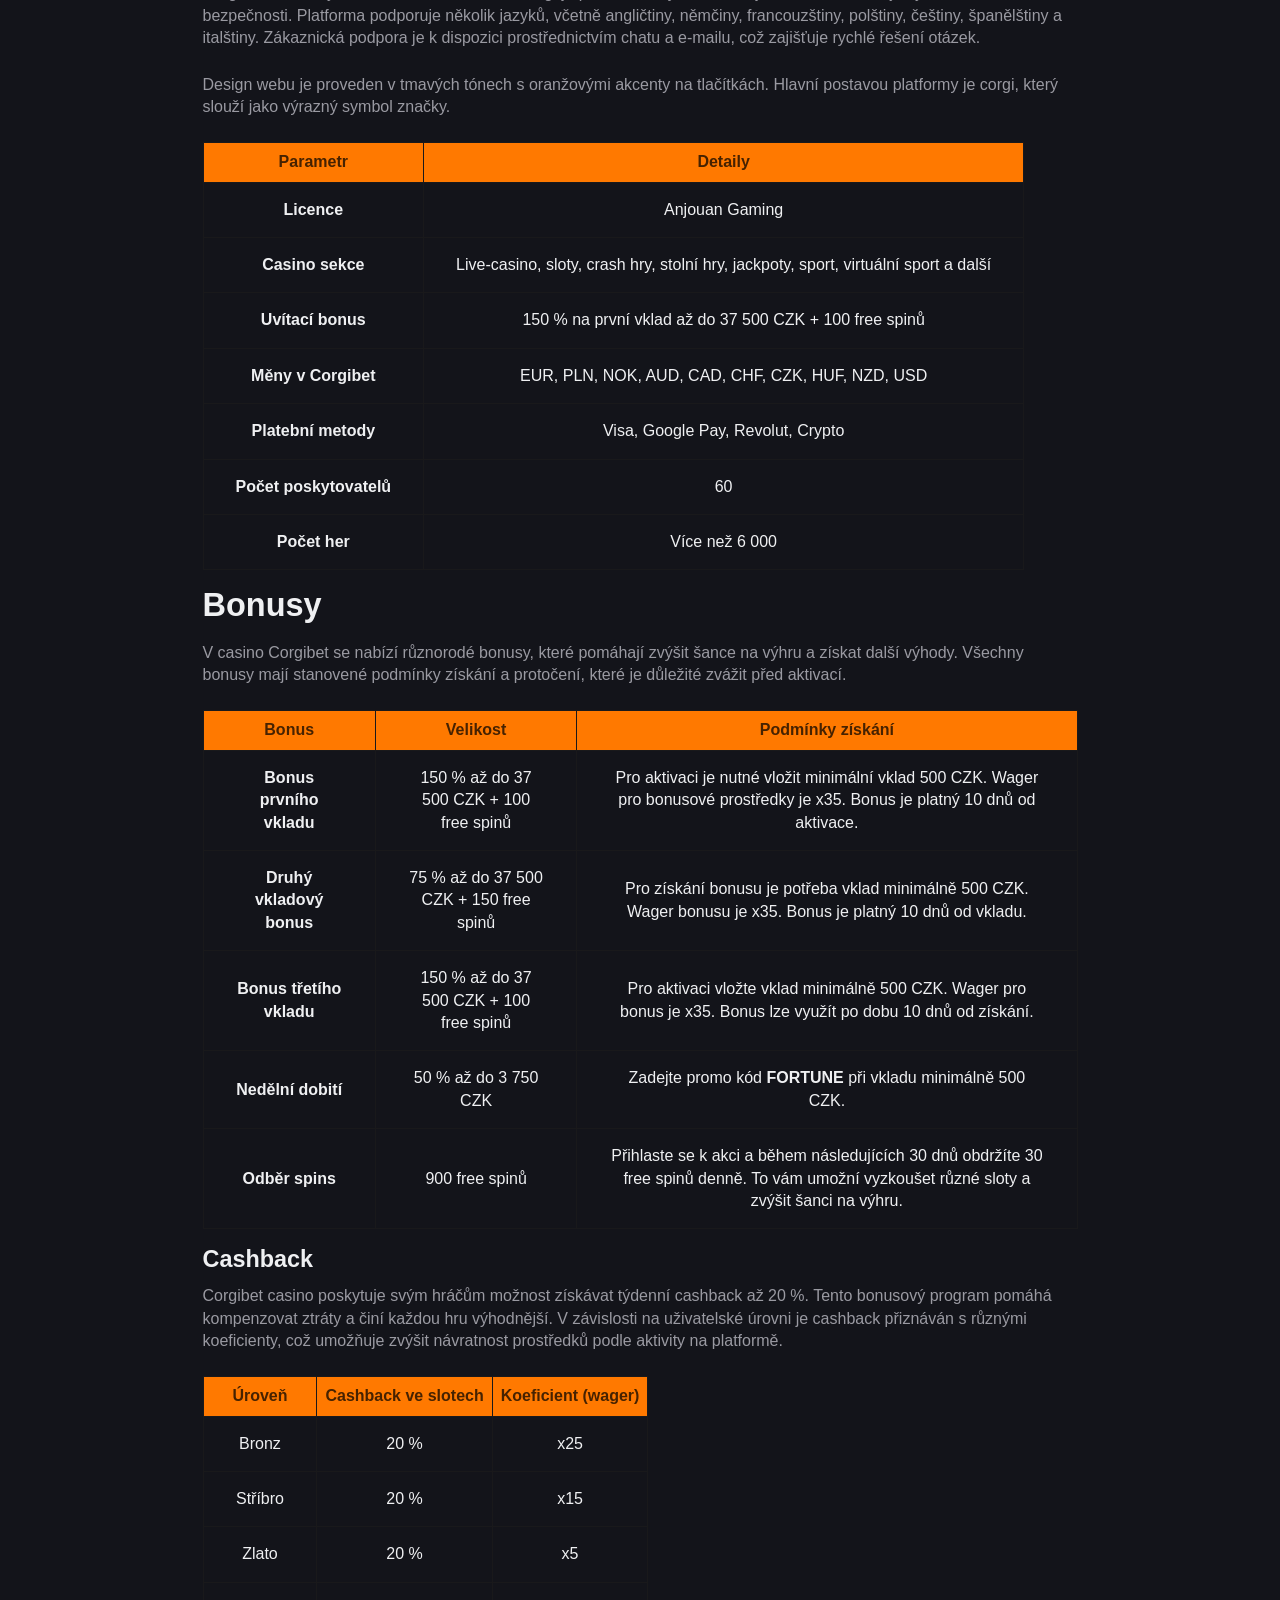
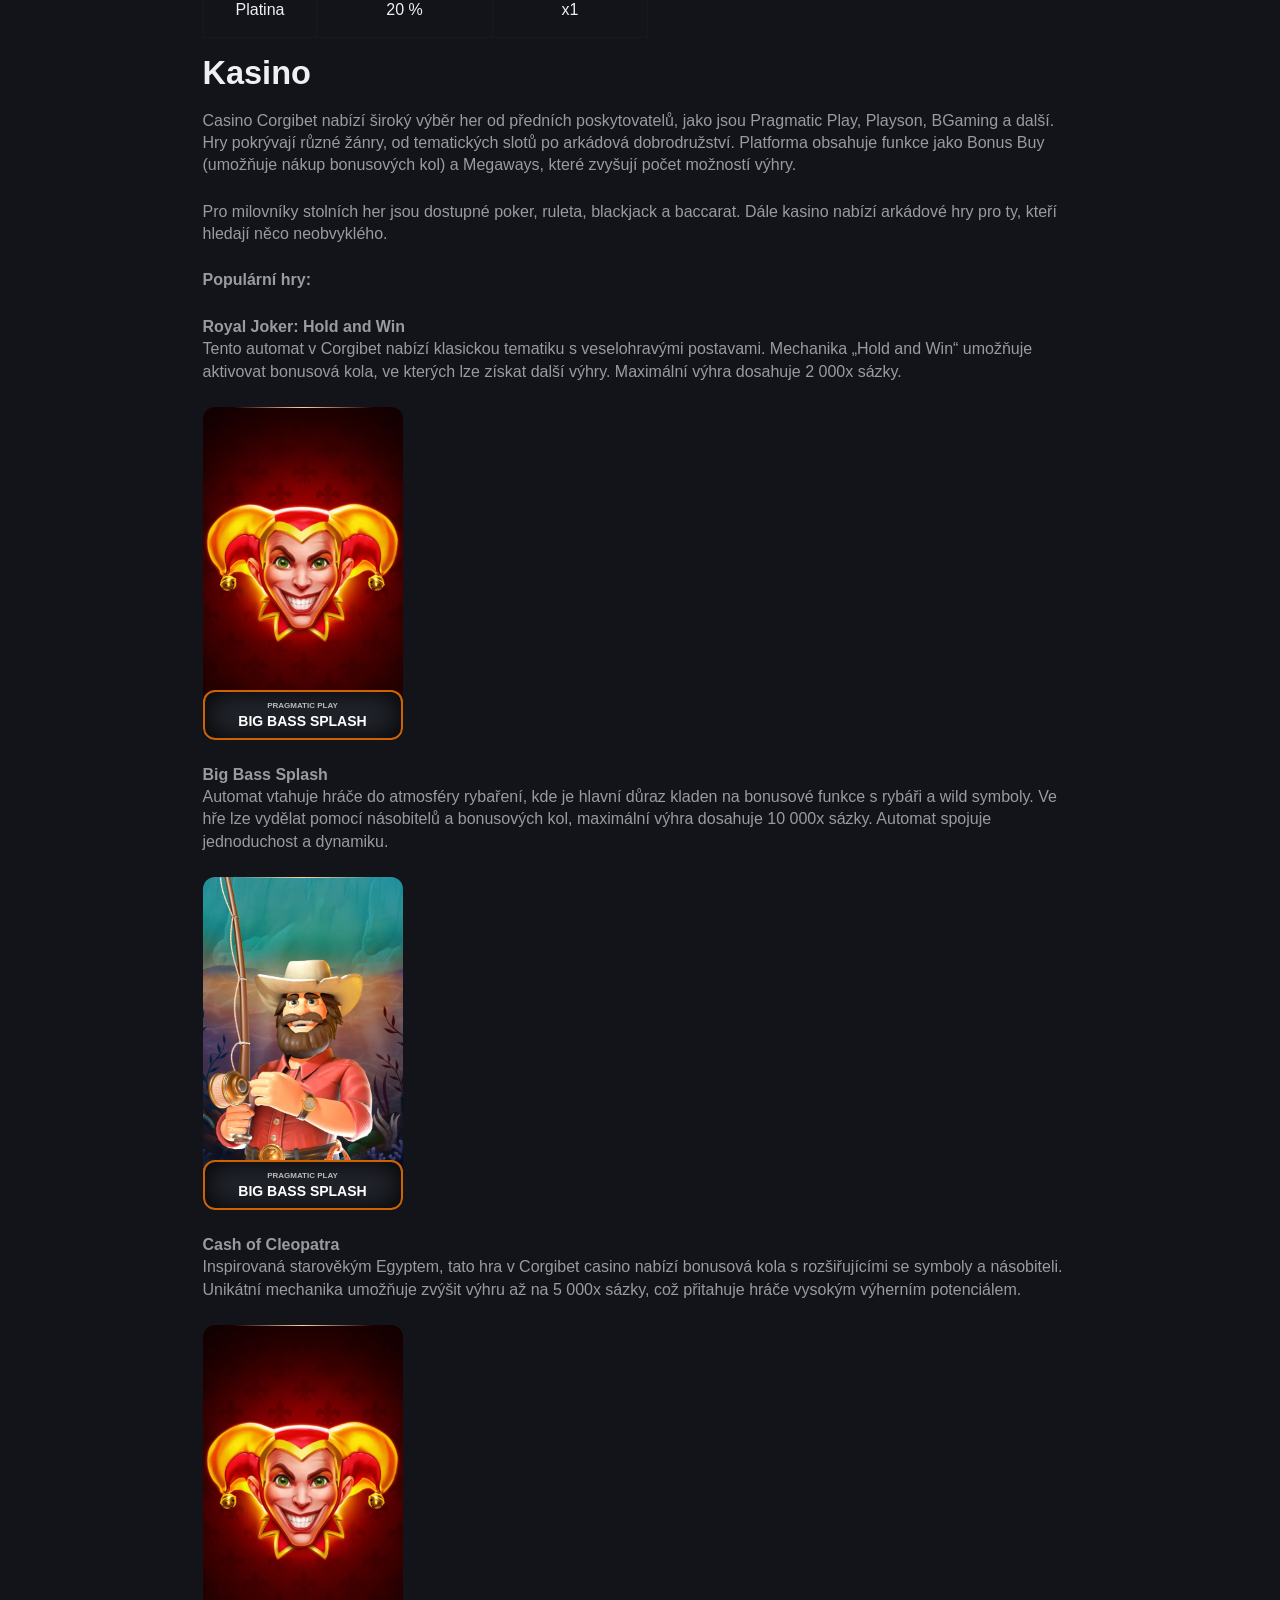
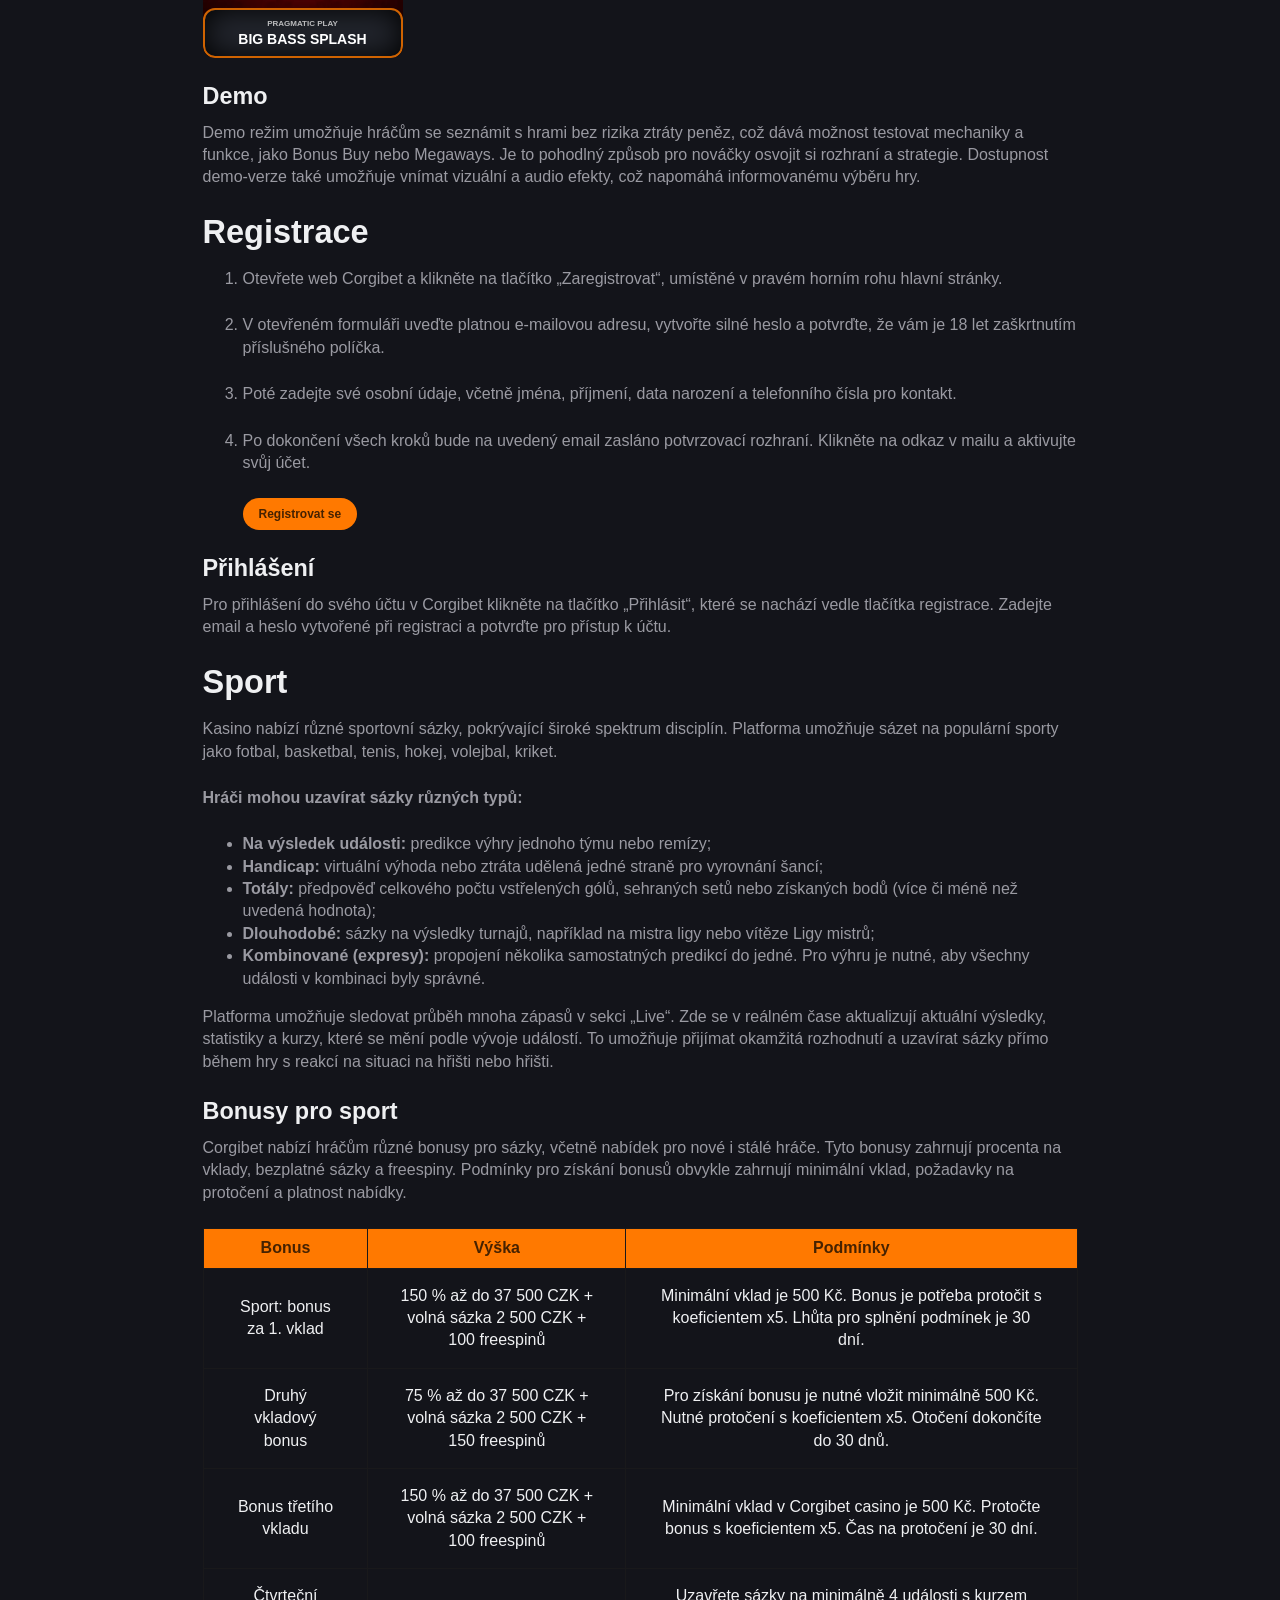
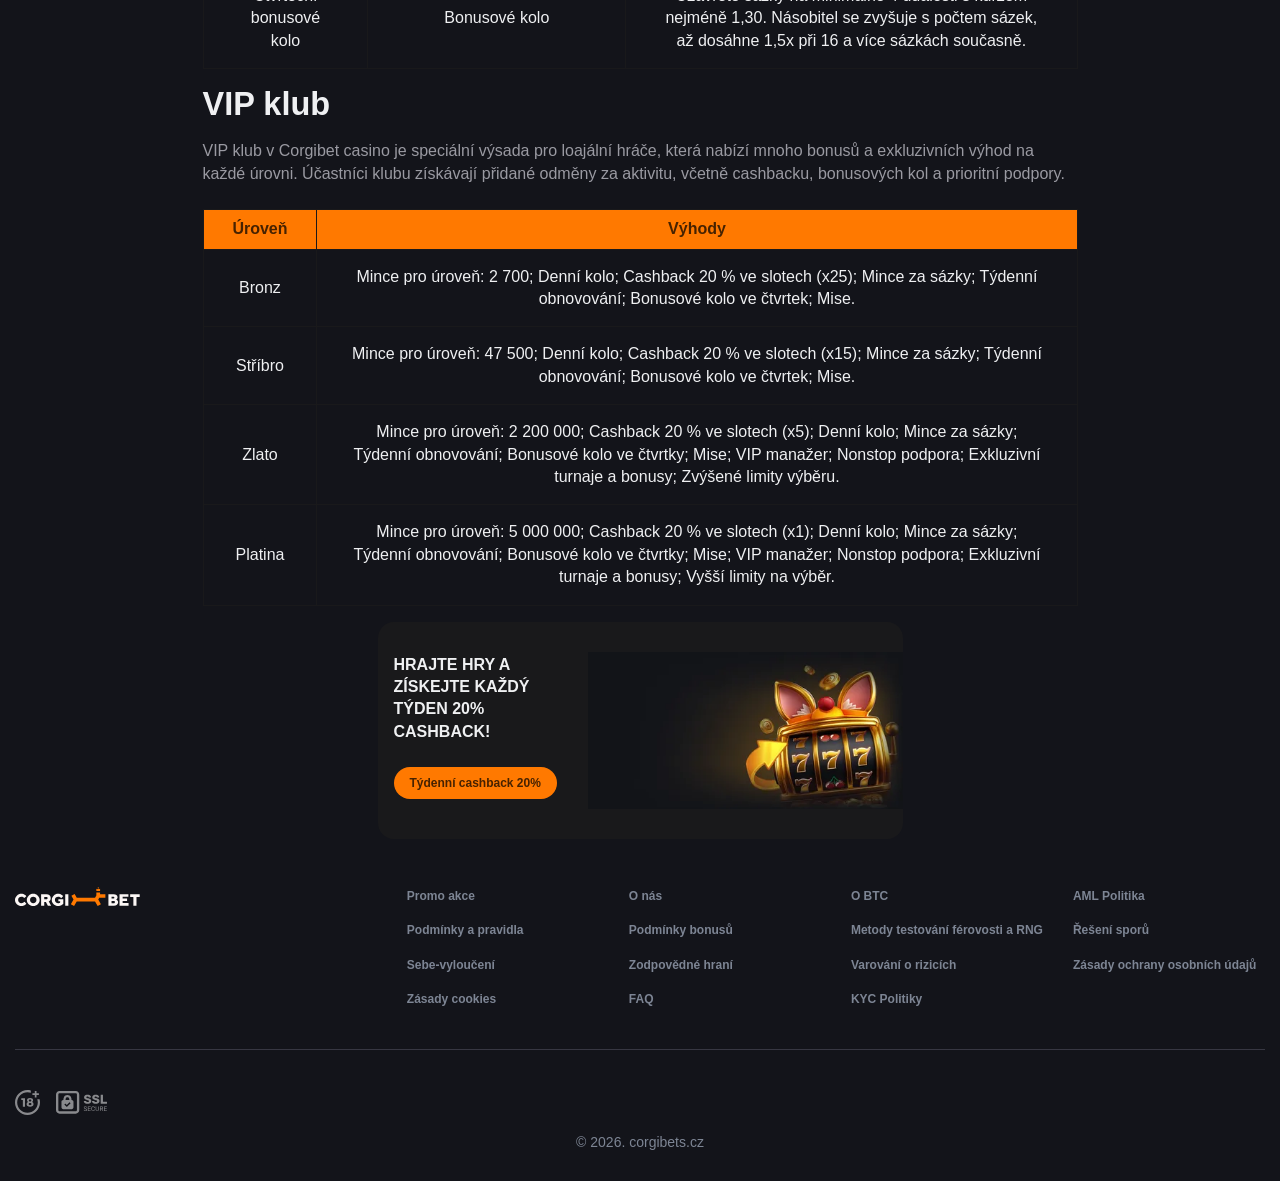
<file: cs-cs/index.html>
<!DOCTYPE html>
<html lang="cs-CS">

<head>
	<meta charset="UTF-8">
	<meta name="viewport" content="width=device-width, initial-scale=1.0">
	<meta name="robots" content="noindex, nofollow">
	<meta name="description"
		content=" Corgibet casino v Česku — automaty, live casino a sport. Uvítací bonus až 37 500 CZK + 100 volných zatočení pro nové hráče.">
	<title>Corgibet Oficiální stránky kasina ᐉ Corgibet Přihlášení</title>
	<link rel="icon" href="../images/favicon.svg">
	<link rel="apple-touch-icon" href="../images/favicon.png">
	<link rel="stylesheet" href="../css/styles.css">
	<link rel="preload" as="image" href="../images/welcome-banner-desktop.webp">
	<link rel="alternate" href="https://corgibets.cz/" hreflang="cs">
	<link rel="alternate" href="https://corgibets.cz/cs-cs/" hreflang="cs-cs">
</head>

<body>
	<div class="wrapper">
		<header class="header">
			<div class="container">
				<a class="header__logo" href="../">
					<img src="../images/logo.svg" alt="corgibet logo" width="150" height="31">
				</a>
				<div class="header__buttons">
					<a href="go" rel="nofollow" class="header__button_search" aria-label="Search"><svg
							xmlns="http://www.w3.org/2000/svg" viewBox="0 0 24 24" fill="none">
							<g>
								<path xmlns="http://www.w3.org/2000/svg"
									d="M10.111 2a8.114 8.114 0 0 1 8.112 8.111c0 1.85-.617 3.558-1.666 4.921l5.127 5.126a1.077 1.077 0 0 1 0 1.525c-.39.39-1.006.422-1.428.087l-.097-.087-5.127-5.126a8.04 8.04 0 0 1-4.92 1.665A8.114 8.114 0 0 1 2 10.112 8.114 8.114 0 0 1 10.111 2m0 2.163a5.945 5.945 0 0 0-5.948 5.948 5.945 5.945 0 0 0 5.948 5.948 5.945 5.945 0 0 0 5.949-5.948 5.945 5.945 0 0 0-5.949-5.948"
									fill="currentColor"></path>
							</g>
						</svg></a>
					<a href="go" rel="nofollow" class="header__button btn">Přihlásit se</a>
					<a href="go" rel="nofollow" class="header__button btn btn-orange">Registrovat se</a>
				</div>
			</div>
		</header><!-- /.header -->
		<main class="main">
			<section class="hero">
				<div class="container">
					<div class="hero__body">
						<picture class="hero__image">
							<img src="../images/welcome-banner-desktop.webp" alt="přihlášení do Corgibet"
								fetchpriority="high">
						</picture>
						<div class="hero__content">
							<p class="hero__content_text">Uvítací balíček</p>
							<h2 class="hero__content_title">AŽ 112 500 Kč + 350 FREE SPINS</h2>
							<a href="go" rel="nofollow" class="hero__content_link btn btn-orange">Získat Bonus</a>
						</div>
					</div>
				</div>
			</section> <!-- /.hero -->
			<section class="gallery">
				<div class="container">
					<div class="gallery__body">
						<div class="gallery__head">
							<h2 class="gallery__title">Top hry</h2>
						</div>
						<div class="gallery__content">
							<a href="go" rel="nofollow" class="gallery__content_item">
								<span class="gallery__item_image">
									<img src="../images/card_img_1.webp" alt="Royal Joker" loading="lazy" width="215"
										height="286">
								</span>
								<span class="gallery__item_info">
									<span class="gallery_item_subtitle">Playson</span>
									<span class="gallery_item_title">Royal Joker</span>
								</span>
							</a>
							<a href="go" rel="nofollow" class="gallery__content_item">
								<span class="gallery__item_image">
									<img src="../images/card_img_2.webp" alt="Big Bass Splash" loading="lazy" width="215"
										height="286">
								</span>
								<span class="gallery__item_info">
									<span class="gallery_item_subtitle">Pragmatic Play</span>
									<span class="gallery_item_title">Big Bass Splash</span>
								</span>
							</a>
							<a href="go" rel="nofollow" class="gallery__content_item">
								<span class="gallery__item_image">
									<img src="../images/card_img_1.webp" alt="Royal Joker" loading="lazy" width="215"
										height="286">
								</span>
								<span class="gallery__item_info">
									<span class="gallery_item_subtitle">Playson</span>
									<span class="gallery_item_title">Royal Joker</span>
								</span>
							</a>
							<a href="go" rel="nofollow" class="gallery__content_item">
								<span class="gallery__item_image">
									<img src="../images/card_img_2.webp" alt="Big Bass Splash" loading="lazy" width="215"
										height="286">
								</span>
								<span class="gallery__item_info">
									<span class="gallery_item_subtitle">Pragmatic Play</span>
									<span class="gallery_item_title">Big Bass Splash</span>
								</span>
							</a>
							<a href="go" rel="nofollow" class="gallery__content_item">
								<span class="gallery__item_image">
									<img src="../images/card_img_1.webp" alt="Royal Joker" loading="lazy" width="215"
										height="286">
								</span>
								<span class="gallery__item_info">
									<span class="gallery_item_subtitle">Playson</span>
									<span class="gallery_item_title">Royal Joker</span>
								</span>
							</a>
							<a href="go" rel="nofollow" class="gallery__content_item">
								<span class="gallery__item_image">
									<img src="../images/card_img_2.webp" alt="Big Bass Splash" loading="lazy" width="215"
										height="286">
								</span>
								<span class="gallery__item_info">
									<span class="gallery_item_subtitle">Pragmatic Play</span>
									<span class="gallery_item_title">Big Bass Splash</span>
								</span>
							</a>
							<a href="go" rel="nofollow" class="gallery__content_item">
								<span class="gallery__item_image">
									<img src="../images/card_img_1.webp" alt="Royal Joker" loading="lazy" width="215"
										height="286">
								</span>
								<span class="gallery__item_info">
									<span class="gallery_item_subtitle">Playson</span>
									<span class="gallery_item_title">Royal Joker</span>
								</span>
							</a>
							<a href="go" rel="nofollow" class="gallery__content_item">
								<span class="gallery__item_image">
									<img src="../images/card_img_2.webp" alt="Big Bass Splash" loading="lazy" width="215"
										height="286">
								</span>
								<span class="gallery__item_info">
									<span class="gallery_item_subtitle">Pragmatic Play</span>
									<span class="gallery_item_title">Big Bass Splash</span>
								</span>
							</a>
							<a href="go" rel="nofollow" class="gallery__content_item">
								<span class="gallery__item_image">
									<img src="../images/card_img_1.webp" alt="Royal Joker" loading="lazy" width="215"
										height="286">
								</span>
								<span class="gallery__item_info">
									<span class="gallery_item_subtitle">Playson</span>
									<span class="gallery_item_title">Royal Joker</span>
								</span>
							</a>
							<a href="go" rel="nofollow" class="gallery__content_item">
								<span class="gallery__item_image">
									<img src="../images/card_img_2.webp" alt="Big Bass Splash" loading="lazy" width="215"
										height="286">
								</span>
								<span class="gallery__item_info">
									<span class="gallery_item_subtitle">Pragmatic Play</span>
									<span class="gallery_item_title">Big Bass Splash</span>
								</span>
							</a>
							<a href="go" rel="nofollow" class="gallery__content_item">
								<span class="gallery__item_image">
									<img src="../images/card_img_1.webp" alt="Royal Joker" loading="lazy" width="215"
										height="286">
								</span>
								<span class="gallery__item_info">
									<span class="gallery_item_subtitle">Playson</span>
									<span class="gallery_item_title">Royal Joker</span>
								</span>
							</a>
							<a href="go" rel="nofollow" class="gallery__content_item">
								<span class="gallery__item_image">
									<img src="../images/card_img_2.webp" alt="Big Bass Splash" loading="lazy" width="215"
										height="286">
								</span>
								<span class="gallery__item_info">
									<span class="gallery_item_subtitle">Pragmatic Play</span>
									<span class="gallery_item_title">Big Bass Splash</span>
								</span>
							</a>
						</div> <!-- /.gallery__contenr -->
					</div> <!-- /.gallery__body -->
				</div> <!-- /.container -->
			</section> <!-- /.gallery -->
			<section class="seo__content">
				<div class="container">
					<div class="seo__content_inner">
						<h1>Corgibet casino</h1>
						<p>Corgibet casino bylo založeno v roce 2025 a funguje pod licencí vydanou v Anjouanu, což
							zaručuje vysokou úroveň
							bezpečnosti. Platforma podporuje několik jazyků, včetně angličtiny, němčiny, francouzštiny,
							polštiny, češtiny,
							španělštiny a italštiny. Zákaznická podpora je k dispozici prostřednictvím chatu a e‑mailu,
							což zajišťuje rychlé
							řešení otázek.</p>
						<p>Design webu je proveden v tmavých tónech s oranžovými akcenty na tlačítkách. Hlavní postavou
							platformy je corgi,
							který slouží jako výrazný symbol značky.</p>
						<div class="table-wrap">
							<table>
								<thead>
									<tr>
										<th>Parametr</th>
										<th>Detaily</th>
									</tr>
								</thead>
								<tbody>
									<tr>
										<td><strong>Licence</strong></td>
										<td>Anjouan Gaming</td>
									</tr>
									<tr>
										<td><strong>Casino sekce</strong></td>
										<td>Live-casino, sloty, crash hry, stolní hry, jackpoty, sport, virtuální sport
											a další</td>
									</tr>
									<tr>
										<td><strong>Uvítací bonus</strong></td>
										<td>150 % na první vklad až do 37 500 CZK + 100 free spinů</td>
									</tr>
									<tr>
										<td><strong>Měny v Corgibet</strong></td>
										<td>EUR, PLN, NOK, AUD, CAD, CHF, CZK, HUF, NZD, USD</td>
									</tr>
									<tr>
										<td><strong>Platební metody</strong></td>
										<td>Visa, Google Pay, Revolut, Crypto</td>
									</tr>
									<tr>
										<td><strong>Počet poskytovatelů</strong></td>
										<td>60</td>
									</tr>
									<tr>
										<td><strong>Počet her</strong></td>
										<td>Více než 6 000</td>
									</tr>
								</tbody>
							</table>
						</div>
						<h2>Bonusy</h2>
						<p>V casino Corgibet se nabízí různorodé bonusy, které pomáhají zvýšit šance na výhru a získat
							další výhody. Všechny
							bonusy mají stanovené podmínky získání a protočení, které je důležité zvážit před aktivací.
						</p>
						<div class="table-wrap">
							<table>
								<thead>
									<tr>
										<th>Bonus</th>
										<th>Velikost</th>
										<th>Podmínky získání</th>
									</tr>
								</thead>
								<tbody>
									<tr>
										<td><strong>Bonus prvního vkladu</strong></td>
										<td>150 % až do 37 500 CZK + 100 free spinů</td>
										<td>Pro aktivaci je nutné vložit minimální vklad 500 CZK. Wager pro bonusové
											prostředky je x35.
											Bonus je platný 10 dnů od aktivace.</td>
									</tr>
									<tr>
										<td><strong>Druhý vkladový bonus</strong></td>
										<td>75 % až do 37 500 CZK + 150 free spinů</td>
										<td>Pro získání bonusu je potřeba vklad minimálně 500 CZK. Wager bonusu je x35.
											Bonus je platný 10
											dnů od vkladu.</td>
									</tr>
									<tr>
										<td><strong>Bonus třetího vkladu</strong></td>
										<td>150 % až do 37 500 CZK + 100 free spinů</td>
										<td>Pro aktivaci vložte vklad minimálně 500 CZK. Wager pro bonus je x35. Bonus
											lze využít po dobu 10
											dnů od získání.</td>
									</tr>
									<tr>
										<td><strong>Nedělní dobití</strong></td>
										<td>50 % až do 3 750 CZK</td>
										<td>Zadejte promo kód <strong>FORTUNE</strong> při vkladu minimálně 500 CZK.
										</td>
									</tr>
									<tr>
										<td><strong>Odběr spins</strong></td>
										<td>900 free spinů</td>
										<td>Přihlaste se k akci a během následujících 30 dnů obdržíte 30 free spinů
											denně. To vám umožní
											vyzkoušet různé sloty a zvýšit šanci na výhru.</td>
									</tr>
								</tbody>
							</table>
						</div>
						<h3>Cashback</h3>
						<p>Corgibet casino poskytuje svým hráčům možnost získávat týdenní cashback až 20 %. Tento
							bonusový program pomáhá
							kompenzovat ztráty a činí každou hru výhodnější. V závislosti na uživatelské úrovni je
							cashback přiznáván s
							různými koeficienty, což umožňuje zvýšit návratnost prostředků podle aktivity na platformě.
						</p>
						<div class="table-wrap">
							<table>
								<thead>
									<tr>
										<th>Úroveň</th>
										<th>Cashback ve slotech</th>
										<th>Koeficient (wager)</th>
									</tr>
								</thead>
								<tbody>
									<tr>
										<td>Bronz</td>
										<td>20 %</td>
										<td>x25</td>
									</tr>
									<tr>
										<td>Stříbro</td>
										<td>20 %</td>
										<td>x15</td>
									</tr>
									<tr>
										<td>Zlato</td>
										<td>20 %</td>
										<td>x5</td>
									</tr>
									<tr>
										<td>Platina</td>
										<td>20 %</td>
										<td>x1</td>
									</tr>
								</tbody>
							</table>
						</div>
						<h2>Kasino</h2>
						<p>Casino Corgibet nabízí široký výběr her od předních poskytovatelů, jako jsou Pragmatic Play,
							Playson, BGaming a
							další. Hry pokrývají různé žánry, od tematických slotů po arkádová dobrodružství. Platforma
							obsahuje funkce jako
							Bonus Buy (umožňuje nákup bonusových kol) a Megaways, které zvyšují počet možností výhry.
						</p>
						<p>Pro milovníky stolních her jsou dostupné poker, ruleta, blackjack a baccarat. Dále kasino
							nabízí arkádové hry pro
							ty, kteří hledají něco neobvyklého.</p>
						<p><strong>Populární hry:</strong></p>
						<p><strong>Royal Joker: Hold and Win</strong><br>Tento automat v Corgibet nabízí klasickou
							tematiku s veselohravými
							postavami. Mechanika „Hold and Win“ umožňuje aktivovat bonusová kola, ve kterých lze získat
							další výhry.
							Maximální výhra dosahuje 2 000x sázky.</p>
						<p>
							<a href="go" rel="nofollow" class="gallery__content_item">
								<span class="gallery__item_image">
									<img src="../images/card_img_1.webp" alt="Big Bass Splash" loading="lazy" width="215"
										height="286">
								</span>
								<span class="gallery__item_info">
									<span class="gallery_item_subtitle">Pragmatic Play</span>
									<span class="gallery_item_title">Big Bass Splash</span>
								</span>
							</a>
						</p>
						<p><strong>Big Bass Splash</strong><br>Automat vtahuje hráče do atmosféry rybaření, kde je
							hlavní důraz kladen na
							bonusové funkce s rybáři a wild symboly. Ve hře lze vydělat pomocí násobitelů a bonusových
							kol, maximální výhra
							dosahuje 10 000x sázky. Automat spojuje jednoduchost a dynamiku.</p>
						<p>
							<a href="go" rel="nofollow" class="gallery__content_item">
								<span class="gallery__item_image">
									<img src="../images/card_img_2.webp" alt="Big Bass Splash" loading="lazy" width="215"
										height="286">
								</span>
								<span class="gallery__item_info">
									<span class="gallery_item_subtitle">Pragmatic Play</span>
									<span class="gallery_item_title">Big Bass Splash</span>
								</span>
							</a>
						</p>
						<p><strong>Cash of Cleopatra</strong><br>Inspirovaná starověkým Egyptem, tato hra v Corgibet
							casino nabízí bonusová
							kola s rozšiřujícími se symboly a násobiteli. Unikátní mechanika umožňuje zvýšit výhru až na
							5 000x sázky, což
							přitahuje hráče vysokým výherním potenciálem.</p>
						<p>
							<a href="go" rel="nofollow" class="gallery__content_item">
								<span class="gallery__item_image">
									<img src="../images/card_img_1.webp" alt="Big Bass Splash" loading="lazy" width="215"
										height="286">
								</span>
								<span class="gallery__item_info">
									<span class="gallery_item_subtitle">Pragmatic Play</span>
									<span class="gallery_item_title">Big Bass Splash</span>
								</span>
							</a>
						</p>
						<h3>Demo</h3>
						<p>Demo režim umožňuje hráčům se seznámit s hrami bez rizika ztráty peněz, což dává možnost
							testovat mechaniky a
							funkce, jako Bonus Buy nebo Megaways. Je to pohodlný způsob pro nováčky osvojit si rozhraní
							a strategie.
							Dostupnost demo-verze také umožňuje vnímat vizuální a audio efekty, což napomáhá
							informovanému výběru hry.</p>
						<h2>Registrace</h2>
						<ol>
							<li>
								<p>Otevřete web Corgibet a klikněte na tlačítko „Zaregistrovat“, umístěné v pravém
									horním rohu hlavní
									stránky.</p>
							</li>
							<li>
								<p>V otevřeném formuláři uveďte platnou e‑mailovou adresu, vytvořte silné heslo a
									potvrďte, že vám je 18 let
									zaškrtnutím příslušného políčka.</p>
							</li>
							<li>
								<p>Poté zadejte své osobní údaje, včetně jména, příjmení, data narození a telefonního
									čísla pro kontakt.</p>
							</li>
							<li>
								<p>Po dokončení všech kroků bude na uvedený email zasláno potvrzovací rozhraní. Klikněte
									na odkaz v mailu a
									aktivujte svůj účet.</p>
								<p>
									<a class="btn btn-orange" href="go" rel="nofollow">Registrovat se</a>
								</p>
							</li>
						</ol>
						<h3>Přihlášení</h3>
						<p>Pro přihlášení do svého účtu v Corgibet klikněte na tlačítko „Přihlásit“, které se nachází
							vedle tlačítka
							registrace. Zadejte email a heslo vytvořené při registraci a potvrďte pro přístup k účtu.
						</p>
						<h2>Sport</h2>
						<p>Kasino nabízí různé sportovní sázky, pokrývající široké spektrum disciplín. Platforma
							umožňuje sázet na populární
							sporty jako fotbal, basketbal, tenis, hokej, volejbal, kriket.</p>
						<p><strong>Hráči mohou uzavírat sázky různých typů:</strong></p>
						<ul>
							<li><strong>Na výsledek události:</strong> predikce výhry jednoho týmu nebo remízy;</li>
							<li><strong>Handicap:</strong> virtuální výhoda nebo ztráta udělená jedné straně pro
								vyrovnání šancí;</li>
							<li><strong>Totály:</strong> předpověď celkového počtu vstřelených gólů, sehraných setů nebo
								získaných bodů
								(více či méně než uvedená hodnota);</li>
							<li><strong>Dlouhodobé:</strong> sázky na výsledky turnajů, například na mistra ligy nebo
								vítěze Ligy mistrů;
							</li>
							<li><strong>Kombinované (expresy):</strong> propojení několika samostatných predikcí do
								jedné. Pro výhru je
								nutné, aby všechny události v kombinaci byly správné.</li>
						</ul>
						<p>Platforma umožňuje sledovat průběh mnoha zápasů v sekci „Live“. Zde se v reálném čase
							aktualizují aktuální
							výsledky, statistiky a kurzy, které se mění podle vývoje událostí. To umožňuje přijímat
							okamžitá rozhodnutí a
							uzavírat sázky přímo během hry s reakcí na situaci na hřišti nebo hřišti.</p>
						<h3>Bonusy pro sport</h3>
						<p>Corgibet nabízí hráčům různé bonusy pro sázky, včetně nabídek pro nové i stálé hráče. Tyto
							bonusy zahrnují
							procenta na vklady, bezplatné sázky a freespiny. Podmínky pro získání bonusů obvykle
							zahrnují minimální vklad,
							požadavky na protočení a platnost nabídky.</p>
						<div class="table-wrap">
							<table>
								<thead>
									<tr>
										<th>Bonus</th>
										<th>Výška</th>
										<th>Podmínky</th>
									</tr>
								</thead>
								<tbody>
									<tr>
										<td>Sport: bonus za 1. vklad</td>
										<td>150 % až do 37 500 CZK + volná sázka 2 500 CZK + 100 freespinů</td>
										<td>Minimální vklad je 500 Kč. Bonus je potřeba protočit s koeficientem x5.
											Lhůta pro splnění
											podmínek je 30 dní.</td>
									</tr>
									<tr>
										<td>Druhý vkladový bonus</td>
										<td>75 % až do 37 500 CZK + volná sázka 2 500 CZK + 150 freespinů</td>
										<td>Pro získání bonusu je nutné vložit minimálně 500 Kč. Nutné protočení s
											koeficientem x5. Otočení
											dokončíte do 30 dnů.</td>
									</tr>
									<tr>
										<td>Bonus třetího vkladu</td>
										<td>150 % až do 37 500 CZK + volná sázka 2 500 CZK + 100 freespinů</td>
										<td>Minimální vklad v Corgibet casino je 500 Kč. Protočte bonus s koeficientem
											x5. Čas na protočení
											je 30 dní.</td>
									</tr>
									<tr>
										<td>Čtvrteční bonusové kolo</td>
										<td>Bonusové kolo</td>
										<td>Uzavřete sázky na minimálně 4 události s kurzem nejméně 1,30. Násobitel se
											zvyšuje s počtem
											sázek, až dosáhne 1,5x při 16 a více sázkách současně.</td>
									</tr>
								</tbody>
							</table>
						</div>
						<h2>VIP klub</h2>
						<p>VIP klub v Corgibet casino je speciální výsada pro loajální hráče, která nabízí mnoho bonusů
							a exkluzivních výhod
							na každé úrovni. Účastníci klubu získávají přidané odměny za aktivitu, včetně cashbacku,
							bonusových kol a
							prioritní podpory.</p>
						<div class="table-wrap">
							<table>
								<thead>
									<tr>
										<th>Úroveň</th>
										<th>Výhody</th>
									</tr>
								</thead>
								<tbody>
									<tr>
										<td>Bronz</td>
										<td>Mince pro úroveň: 2 700; Denní kolo; Cashback 20 % ve slotech (x25); Mince
											za sázky; Týdenní
											obnovování; Bonusové kolo ve čtvrtek; Mise.</td>
									</tr>
									<tr>
										<td>Stříbro</td>
										<td>Mince pro úroveň: 47 500; Denní kolo; Cashback 20 % ve slotech (x15); Mince
											za sázky; Týdenní
											obnovování; Bonusové kolo ve čtvrtek; Mise.</td>
									</tr>
									<tr>
										<td>Zlato</td>
										<td>Mince pro úroveň: 2 200 000; Cashback 20 % ve slotech (x5); Denní kolo;
											Mince za sázky; Týdenní
											obnovování; Bonusové kolo ve čtvrtky; Mise; VIP manažer; Nonstop podpora;
											Exkluzivní turnaje a
											bonusy; Zvýšené limity výběru.</td>
									</tr>
									<tr>
										<td>Platina</td>
										<td>Mince pro úroveň: 5 000 000; Cashback 20 % ve slotech (x1); Denní kolo;
											Mince za sázky; Týdenní
											obnovování; Bonusové kolo ve čtvrtky; Mise; VIP manažer; Nonstop podpora;
											Exkluzivní turnaje a
											bonusy; Vyšší limity na výběr.</td>
									</tr>
								</tbody>
							</table>
						</div>
						<div class="seo-bonus__wrap">
							<article class="seo-bonus">
								<img width="438" height="219" loading="lazy" src="../images/seo_bonus_img.webp"
									alt=": HRAJTE HRY A ZÍSKEJTE KAŽDÝ TÝDEN 20% CASHBACK!" class="seo-bonus__cover">
								<div class="seo-bonus__inner">
									<div class="seo-bonus__content">
										<p class="seo-bonus__title">HRAJTE HRY A ZÍSKEJTE KAŽDÝ TÝDEN 20% CASHBACK!</p>
									</div>
									<p><a href="go" rel="nofollow" class="seo-bonus__cta btn btn-orange">Týdenní
											cashback 20%</a></p>
								</div>
							</article>
						</div>
					</div>
				</div>
			</section> <!-- /.seo__content -->
		</main> <!-- /.main -->
		<footer class="footer">
			<div class="container">
				<div class="footer__top">
					<a class="footer__logo" href="../">
						<img src="../images/logo.svg" alt="corgibet logo" width="150" height="31">
					</a>
					<nav class="footer__nav">
						<a href="go" rel="nofollow" class="footer__nav_link">Promo akce</a>
						<a href="go" rel="nofollow" class="footer__nav_link">O nás</a>
						<a href="go" rel="nofollow" class="footer__nav_link">O BTC</a>
						<a href="go" rel="nofollow" class="footer__nav_link">AML Politika</a>
						<a href="go" rel="nofollow" class="footer__nav_link">Podmínky a pravidla</a>
						<a href="go" rel="nofollow" class="footer__nav_link">Podmínky bonusů</a>
						<a href="go" rel="nofollow" class="footer__nav_link">Metody testování férovosti a RNG</a>
						<a href="go" rel="nofollow" class="footer__nav_link">Řešení sporů</a>
						<a href="go" rel="nofollow" class="footer__nav_link">Sebe-vyloučení</a>
						<a href="go" rel="nofollow" class="footer__nav_link">Zodpovědné hraní</a>
						<a href="go" rel="nofollow" class="footer__nav_link">Varování o rizicích</a>
						<a href="go" rel="nofollow" class="footer__nav_link">Zásady ochrany osobních údajů</a>
						<a href="go" rel="nofollow" class="footer__nav_link">Zásady cookies</a>
						<a href="go" rel="nofollow" class="footer__nav_link">FAQ</a>
						<a href="go" rel="nofollow" class="footer__nav_link">KYC Politiky</a>
					</nav>
				</div>
				<div class="footer__bottom">
					<div class="footer__bottom_icons">
						<img src="../images/footer_icon_1.svg" loading="lazy" width="25" height="25" alt="footer icon">
						<img src="../images/footer_icon_2.svg" loading="lazy" width="51" height="22" alt="footer icon">
					</div>
					<div class="footer__bottom_copyright">© 2026. corgibets.cz</div>
				</div>
			</div> <!-- /.container -->
		</footer> <!-- /.footer -->
	</div> <!-- /.wrapper -->
	<script src="../js/app.js"></script>
</body>

</html>
</file>
<file: css/styles.css>
*,
*::before,
*::after {
  box-sizing: border-box;
  -webkit-tap-highlight-color: transparent;
}

html {
  height: 100%;
  font-size: 10px;
  scroll-behavior: smooth;
}

body {
  margin: 0;
  padding: 0;
  min-width: 360px;
  background-color: #13141a;
  color: #eff0f2;
  font: 1.6rem/140% "Montserrat", sans-serif;
  text-rendering: optimizeLegibility;
  -webkit-font-smoothing: antialiased;
  -moz-osx-font-smoothing: grayscale;
}

a {
  text-decoration: none;
  color: inherit;
  transition: color 0.2s ease;
  outline: none;
}

input {
  -webkit-appearance: none;
     -moz-appearance: none;
          appearance: none;
  border-radius: 0;
  outline: none;
  cursor: text;
}

button::-moz-focus-inner,
input::-moz-focus-inner {
  border: none;
  padding: 0;
}

input,
textarea,
select,
button {
  font: inherit;
  -webkit-appearance: none;
     -moz-appearance: none;
          appearance: none;
  transition: all 0.2s ease;
}

button {
  cursor: pointer;
}

img,
svg {
  display: block;
  max-width: 100%;
  height: auto;
}

svg {
  width: 100%;
  height: 100%;
}

svg *[fill] {
  fill: currentColor;
}

svg *[stroke] {
  stroke: currentColor;
}

svg * {
  transition-property: fill, stroke;
}

p {
  margin: 0 0 1.5em;
  padding: 0;
}

h1 {
  margin: 0 0 0.5em;
  font-weight: 700;
}

h2 {
  margin: 0 0 0.5em;
  font-weight: 700;
}

h3 {
  margin: 0 0 0.5em;
  font-weight: 700;
}

h4 {
  margin: 0 0 0.5em;
  font-weight: 700;
}

h5 {
  margin: 0 0 0.5em;
  font-weight: 700;
}

h6 {
  margin: 0 0 0.5em;
  font-weight: 700;
}

.wrapper {
  width: 100%;
  min-height: 100vh;
  display: flex;
  flex-direction: column;
  justify-content: flex-start;
  overflow-x: hidden;
}
.wrapper .container {
  --containerWidth: 1414px;
  --paddingX: 15px;
  width: 100%;
  max-width: calc(var(--containerWidth) + var(--paddingX) * 2);
  margin-inline: auto;
  padding-inline: var(--paddingX);
}
@media screen and (max-width: 768px) {
  .wrapper .container {
    max-width: 100%;
    --paddingX: 10px;
  }
}

.visually-hidden {
  position: absolute !important;
  width: 1px !important;
  height: 1px !important;
  margin: -1px !important;
  border: 0 !important;
  padding: 0 !important;
  white-space: nowrap !important;
  clip-path: inset(100%) !important;
  clip: rect(0 0 0 0) !important;
  overflow: hidden !important;
}

.main {
  display: flex;
  flex-direction: column;
  gap: 44px;
  padding-top: 64px;
}
@media screen and (max-width: 576px) {
  .main {
    gap: 32px;
  }
}

.btn {
  display: flex;
  align-items: center;
  justify-content: center;
  padding: 8px 16px;
  background-color: #454b5a;
  border-radius: 1000px;
  color: #ffffff;
  font-size: 1.2rem;
  font-weight: 600;
  line-height: 1.6rem;
  text-decoration: none;
  text-align: center;
  transition: background-color 0.2s, color 0.2s;
}
@media screen and (max-width: 576px) {
  .btn {
    padding: 6px 12px;
    font-size: 1rem;
  }
}
.btn:hover {
  background-color: #505768;
}
.btn.btn-orange {
  background-color: #ff7900;
  color: #462201;
}
.btn.btn-orange:hover {
  background-color: #ff973a;
}

/* --- block --- */
.header {
  display: flex;
  align-items: center;
  width: 100%;
  height: 64px;
  background-color: #131419;
  box-shadow: 0 4px 8px 0 rgba(0, 0, 0, 0.239), 0 0 1px 0 rgba(0, 0, 0, 0.322);
  position: fixed;
  top: 0;
  left: 0;
  z-index: 999;
}
.header .container {
  display: flex;
  align-items: center;
  justify-content: space-between;
}
.header__logo {
  width: 150px;
  height: 28px;
}
@media screen and (max-width: 576px) {
  .header__logo {
    width: 100px;
    height: auto;
  }
}
.header__buttons {
  display: flex;
  align-items: center;
  gap: 8px;
}
@media screen and (max-width: 576px) {
  .header__buttons .header__button_search {
    display: none;
  }
}
.header__buttons .header__button_search svg {
  width: 24px;
  height: 24px;
}
.header__buttons .header__button_search svg:hover path {
  fill: #c1c9d4;
}
.header__buttons .header__button_search svg path {
  fill: #7d8594;
  transition: fill 0.2s;
}

.footer {
  padding-block: 32px;
}
.footer__top {
  display: flex;
  justify-content: space-between;
  -moz-column-gap: 40px;
       column-gap: 40px;
  margin-bottom: 40px;
  padding-bottom: 40px;
  border-bottom: 1px solid #373742;
}
@media screen and (max-width: 768px) {
  .footer__top {
    flex-direction: column;
  }
}
.footer__top .footer__logo {
  flex-shrink: 0;
}
@media screen and (max-width: 768px) {
  .footer__top .footer__logo {
    margin-bottom: 20px;
  }
}
.footer__top .footer__logo img {
  width: 125px;
  height: 23px;
}
.footer__top .footer__nav {
  display: grid;
  grid-template-columns: repeat(4, 1fr);
  grid-template-rows: repeat(4, 1fr);
  -moz-column-gap: 30px;
       column-gap: 30px;
  row-gap: 15px;
}
@media screen and (max-width: 1200px) {
  .footer__top .footer__nav {
    grid-template-columns: repeat(3, 1fr);
    grid-template-rows: auto;
    gap: 15px;
  }
}
.footer__top .footer__nav a {
  color: #7d8594;
  font-size: 1.2rem;
  font-weight: 600;
  line-height: 160%;
}
.footer__top .footer__nav a:hover {
  color: #c1c9d4;
}
.footer__bottom_icons {
  display: flex;
  align-items: center;
  gap: 16px;
  margin-bottom: 20px;
}
.footer__bottom_copyright {
  color: #7d8594;
  font-size: 1.4rem;
  font-weight: 500;
  line-height: 1.4rem;
  text-align: center;
}

.hero__body {
  min-height: 592px;
  display: flex;
  align-items: center;
  position: relative;
}
.hero__image {
  width: 100%;
  height: 100%;
}
@media screen and (max-width: 1200px) {
  .hero__image {
    height: 592px;
  }
}
.hero__image img {
  width: 100%;
  height: 100%;
  -o-object-fit: cover;
     object-fit: cover;
  -o-object-position: top right;
     object-position: top right;
}
@media screen and (max-width: 1200px) {
  .hero__image img {
    max-width: none;
  }
}
@media screen and (max-width: 576px) {
  .hero__image img {
    -o-object-position: top 0 right -20vw;
       object-position: top 0 right -20vw;
  }
}
.hero__content {
  display: flex;
  flex-direction: column;
  padding-left: 64px;
  position: absolute;
  top: 50%;
  left: 0;
  z-index: 1;
  transform: translateY(-50%);
}
@media screen and (max-width: 1200px) {
  .hero__content {
    width: 80vw;
    padding-left: 0;
    top: auto;
    bottom: 0;
    left: 50%;
    transform: translateX(-50%);
  }
}
.hero__content_text {
  margin-bottom: 16px;
  color: #c1c9d4;
  font-size: 2.8rem;
  font-size: clamp(18px, 1.99vw, 28px);
  font-weight: 600;
  line-height: clamp(28px, 2.54vw, 36px);
}
@media screen and (max-width: 576px) {
  .hero__content_text {
    margin-bottom: 6px;
    text-align: center;
  }
}
.hero__content_title {
  margin-bottom: 44px;
  color: #ffffff;
  font-size: clamp(28px, 4.53vw, 64px);
  font-weight: 900;
  line-height: clamp(36px, 5.66vw, 80px);
}
@media screen and (min-width: 1201px) {
  .hero__content_title {
    max-width: 541px;
  }
}
@media screen and (max-width: 576px) {
  .hero__content_title {
    margin-bottom: 24px;
    text-align: center;
  }
}
.hero__content_link {
  align-self: flex-start;
  padding: 16px 32px;
  font-size: 1.8rem;
  font-weight: 700;
  line-height: 2.4rem;
  animation: heroButton 3.5s infinite;
}
@media screen and (max-width: 576px) {
  .hero__content_link {
    align-self: stretch;
    padding: 12px;
    font-size: 1.6rem;
    line-height: 2rem;
  }
}

@keyframes heroButton {
  0% {
    transform: scale(1);
  }
  35% {
    transform: scale(1.1);
  }
  100% {
    transform: scale(1);
  }
}
.gallery__head .gallery__title {
  display: flex;
  align-items: center;
  margin-bottom: 16px;
  color: #ffffff;
  font-size: clamp(18px, 2.83vw, 40px);
  font-weight: 700;
  line-height: 140%;
  text-align: center;
  text-transform: uppercase;
  white-space: nowrap;
}
.gallery__head .gallery__title:before, .gallery__head .gallery__title:after {
  content: "";
  display: block;
  width: 100%;
  height: 1px;
}
.gallery__head .gallery__title:before {
  margin-right: 32px;
  background: linear-gradient(90deg, rgba(255, 208, 165, 0) 0%, rgb(255, 208, 165) 100%);
}
.gallery__head .gallery__title:after {
  margin-left: 32px;
  background: linear-gradient(90deg, rgb(255, 208, 165) 0%, rgba(255, 208, 165, 0) 100%);
}
.gallery__content {
  display: grid;
  grid-template-columns: repeat(6, 1fr);
  gap: 16px;
}
@media screen and (max-width: 576px) {
  .gallery__content {
    display: flex;
    align-items: center;
    overflow-x: scroll;
    scrollbar-width: none;
  }
  .gallery__content::-webkit-scrollbar {
    display: none;
  }
}
.gallery__content_item {
  border-radius: 12px;
  overflow: hidden;
  position: relative;
}
@media screen and (max-width: 576px) {
  .gallery__content_item {
    flex-shrink: 0;
  }
}
.gallery__content_item:hover .gallery__item_image img {
  transform: scale(1.1);
}
.gallery__content_item:before {
  content: "";
  display: block;
  width: 70%;
  height: 1px;
  background: linear-gradient(90deg, rgba(255, 208, 165, 0) 0%, rgb(255, 208, 165) 50%, rgba(255, 208, 165, 0) 100%);
  position: absolute;
  top: 0;
  left: 50%;
  z-index: 1;
  transform: translateX(-50%);
}
@media screen and (max-width: 576px) {
  .gallery__content_item .gallery__item_image {
    display: block;
    width: 120px;
    height: 180px;
  }
}
.gallery__content_item .gallery__item_image img {
  width: 100%;
  height: 100%;
  -o-object-fit: cover;
     object-fit: cover;
  -o-object-position: center;
     object-position: center;
  transition: transform 0.2s;
  will-change: transform;
}
.gallery__content_item .gallery__item_info {
  display: flex;
  flex-direction: column;
  align-items: center;
  gap: 4px;
  width: 100%;
  padding: 10px;
  border-radius: 12px;
  border: 2px solid #cf6301;
  background: linear-gradient(180deg, rgb(35, 38, 46) 0%, rgb(35, 38, 46) 100%);
  box-shadow: 0 0 30px #000 inset;
  position: absolute;
  bottom: 0;
  left: 50%;
  z-index: 1;
  transform: translateX(-50%);
}
.gallery__content_item .gallery__item_info .gallery_item_subtitle {
  max-width: 100%;
  color: rgba(255, 255, 255, 0.6980392157);
  font-size: 0.8rem;
  font-weight: 700;
  line-height: 0.8rem;
  text-transform: uppercase;
  white-space: nowrap;
  text-overflow: ellipsis;
  overflow: hidden;
}
.gallery__content_item .gallery__item_info .gallery_item_title {
  max-width: 100%;
  color: #ffffff;
  font-size: 1.4rem;
  font-weight: 700;
  line-height: 1.4rem;
  text-align: center;
  text-transform: uppercase;
  white-space: nowrap;
  text-overflow: ellipsis;
  overflow: hidden;
}

.seo__content_inner {
  margin-inline: auto;
}
@media screen and (min-width: 577px) {
  .seo__content_inner {
    max-width: 70%;
  }
}
.seo__content_inner h1 {
  font-size: clamp(32px, 3.4vw, 48px);
  line-height: 120%;
}
.seo__content_inner h2 {
  font-size: clamp(32px, 2.54vw, 36px);
  line-height: 120%;
}
.seo__content_inner h3 {
  font-size: clamp(19px, 1.83vw, 26px);
  line-height: 120%;
}
.seo__content_inner p {
  color: #9a9aa2;
}
.seo__content_inner .table-wrap {
  max-width: 100%;
  margin-block: 16px;
}
@media screen and (max-width: 576px) {
  .seo__content_inner .table-wrap {
    overflow-x: scroll;
  }
}
.seo__content_inner .table-wrap table, .seo__content_inner .table-wrap td, .seo__content_inner .table-wrap th {
  border: 1px solid #19191b;
  border-collapse: collapse;
}
@media screen and (max-width: 576px) {
  .seo__content_inner .table-wrap table {
    white-space: nowrap;
  }
}
.seo__content_inner .table-wrap table thead td, .seo__content_inner .table-wrap table thead th {
  background: #ff7900;
  color: #462201;
  padding: 8px;
}
.seo__content_inner .table-wrap table tbody td {
  padding: 16px 32px 16px 32px;
  background: #13141a;
  color: #eff0f2;
  text-align: center;
}
.seo__content_inner .gallery__content_item {
  max-width: 200px;
  display: block;
}
.seo__content_inner ol, .seo__content_inner ul {
  color: #9a9aa2;
}
.seo__content_inner ol li, .seo__content_inner ol strong, .seo__content_inner ul li, .seo__content_inner ul strong {
  color: inherit;
}
.seo__content_inner .btn {
  width: -moz-fit-content;
  width: fit-content;
}
.seo__content_inner .seo-bonus {
  display: flex;
  align-items: center;
  flex-direction: row-reverse;
  justify-content: space-between;
  width: 60%;
  min-width: 200px;
  max-height: 400px;
  background: #19191b;
  border-radius: 16px;
  overflow-y: hidden;
}
@media screen and (max-width: 768px) {
  .seo__content_inner .seo-bonus {
    flex-direction: column;
    width: 100%;
  }
}
.seo__content_inner .seo-bonus__wrap {
  display: flex;
  justify-content: center;
  margin: 16px auto;
}
.seo__content_inner .seo-bonus img {
  min-width: 160px;
  min-height: 150px;
  -o-object-fit: cover;
     object-fit: cover;
  flex: 1 1 50%;
}
.seo__content_inner .seo-bonus__inner {
  padding: 16px;
  flex: 1 1 30%;
}
.seo__content_inner .seo-bonus__inner .seo-bonus__content .seo-bonus__title {
  margin-top: 16px;
  color: #eff0f2;
  font-weight: 600;
}/*# sourceMappingURL=styles.css.map */
</file>
